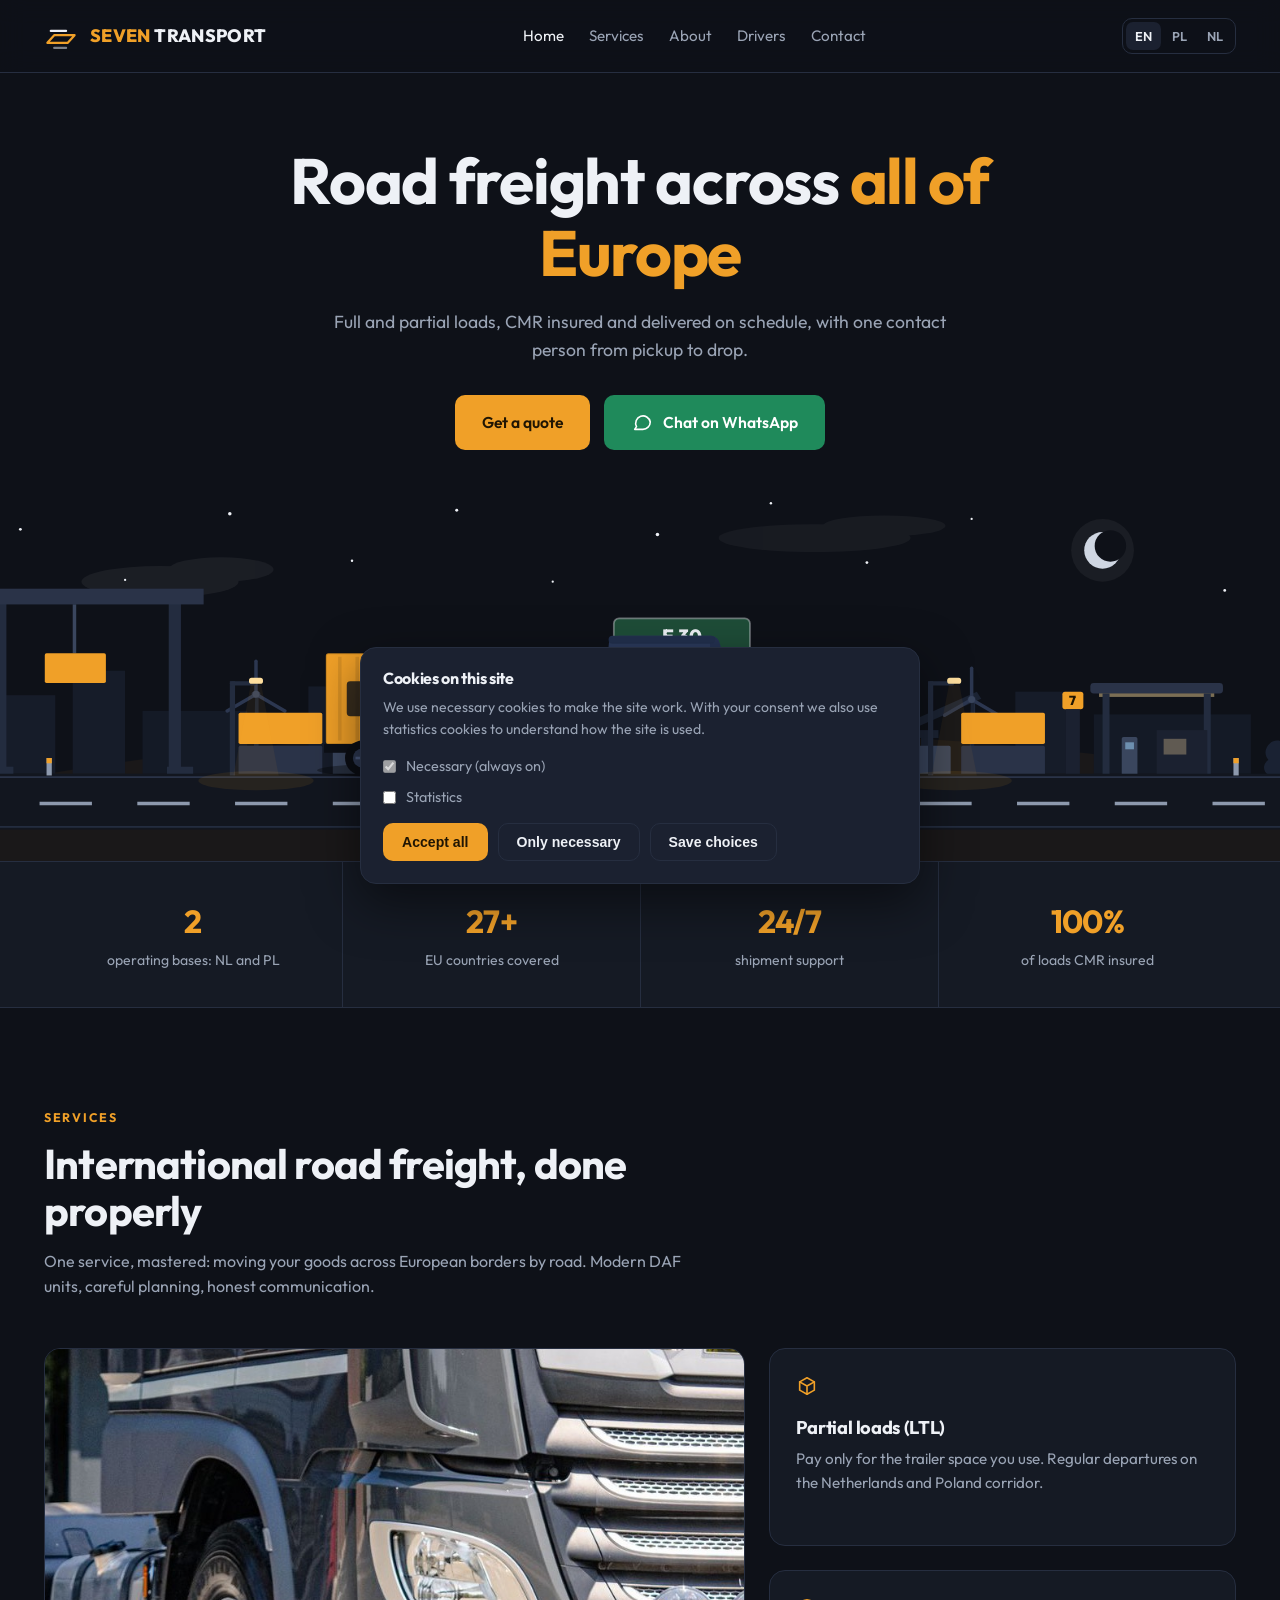
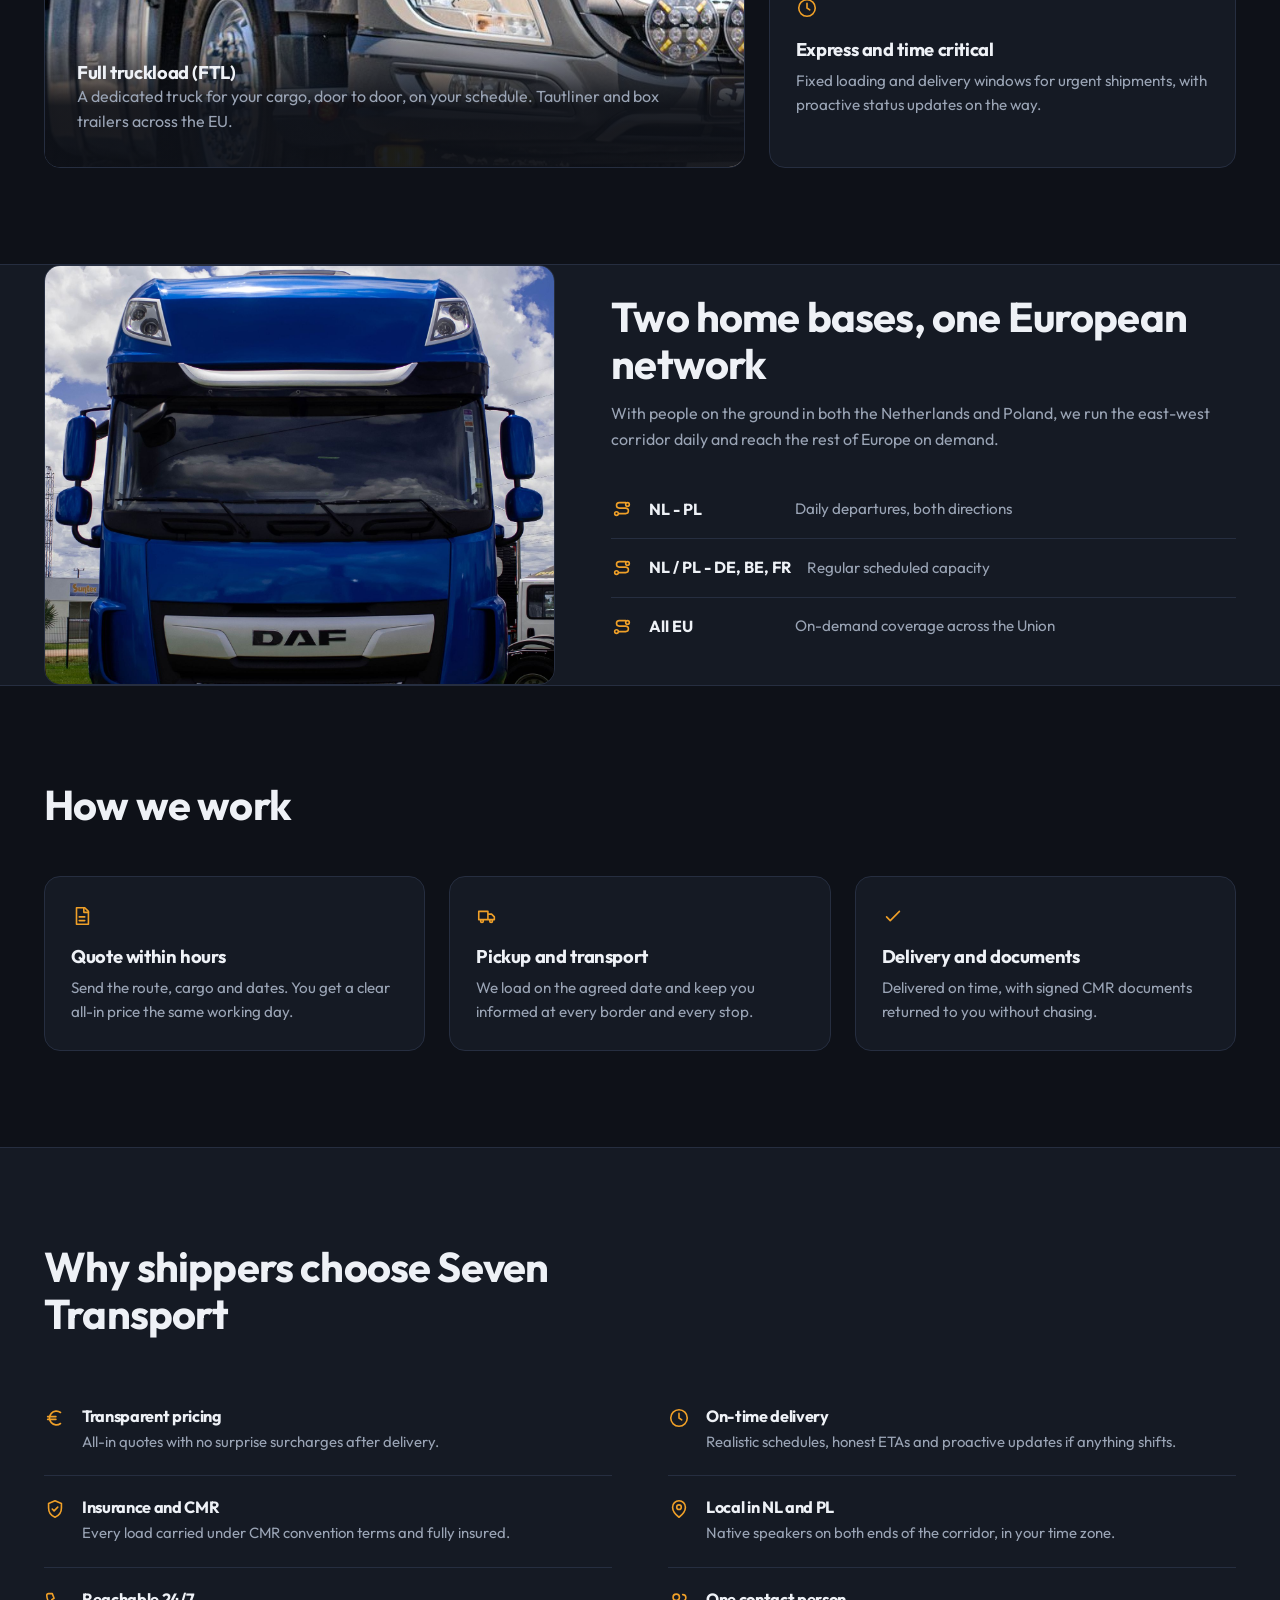
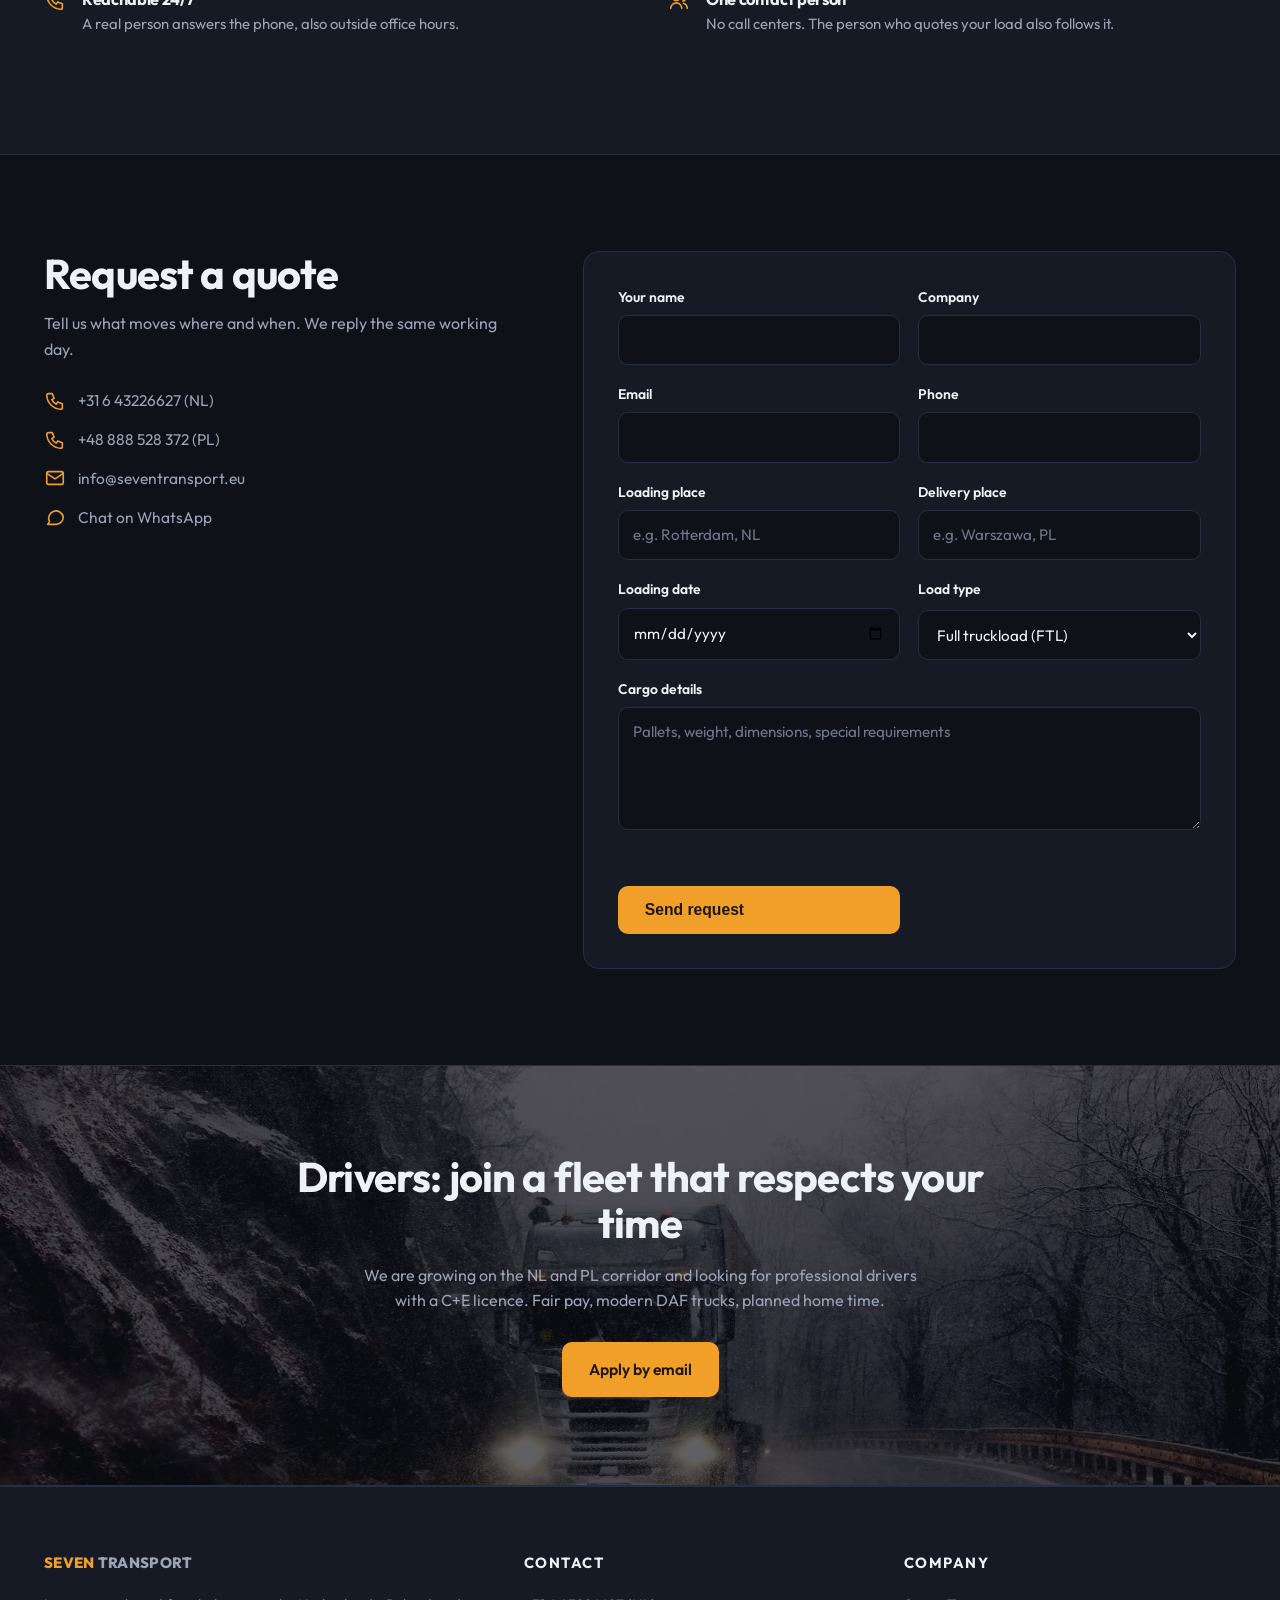
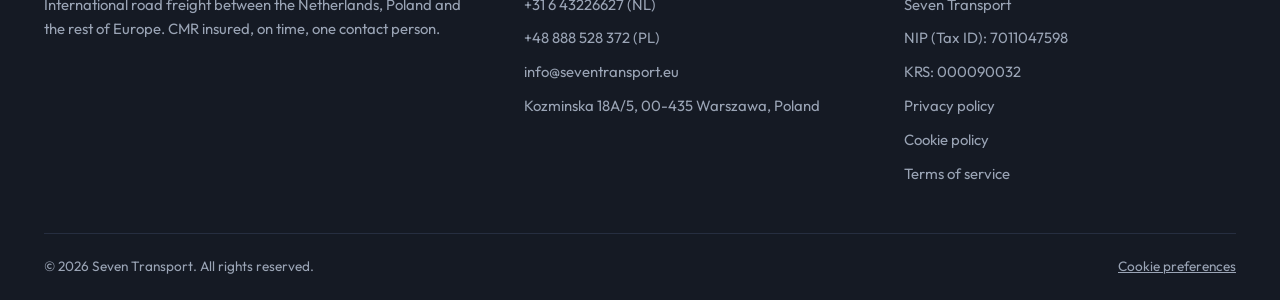
<file: index.html>
<!DOCTYPE html>
<html lang="en">
<head>
<meta charset="UTF-8">
<meta name="viewport" content="width=device-width, initial-scale=1.0">
<title>Seven Transport | International Road Freight NL, PL and EU</title>
<meta name="description" content="Seven Transport moves full and partial truckloads between the Netherlands, Poland and the rest of Europe. CMR insured, on time, one contact person. Get a quote today.">
<link rel="canonical" href="https://seventransport.eu/">
<meta property="og:title" content="Seven Transport | International Road Freight">
<meta property="og:description" content="Road freight between the Netherlands, Poland and the rest of Europe. CMR insured, on time, one contact person.">
<meta property="og:image" content="https://seventransport.eu/assets/img/hero.jpg">
<meta property="og:url" content="https://seventransport.eu/">
<meta property="og:type" content="website">
<link rel="preconnect" href="https://fonts.googleapis.com">
<link rel="preconnect" href="https://fonts.gstatic.com" crossorigin>
<link href="https://fonts.googleapis.com/css2?family=Outfit:wght@400;600;700;800&display=swap" rel="stylesheet">
<link rel="stylesheet" href="assets/css/style.css?v=3">
<script>
window.ST_CONFIG = {
  web3formsKey: "",            /* TODO: Web3Forms access key (Issue #1) */
  email: "info@seventransport.eu",
  whatsapp: "31643226627"
};
</script>
<script type="application/ld+json">
{
  "@context": "https://schema.org",
  "@type": "Organization",
  "name": "Seven Transport",
  "url": "https://seventransport.eu",
  "email": "info@seventransport.eu",
  "telephone": "+48888528372",
  "address": {
    "@type": "PostalAddress",
    "streetAddress": "Kozminska 18A/5",
    "postalCode": "00-435",
    "addressLocality": "Warszawa",
    "addressCountry": "PL"
  },
  "vatID": "PL7011047598",
  "areaServed": ["NL", "PL", "DE", "BE", "FR", "EU"]
}
</script>
</head>
<body>

<svg width="0" height="0" style="position:absolute" aria-hidden="true">
  <symbol id="i-truck" viewBox="0 0 24 24"><path d="M3 7h10v9H3zM13 10h4l3 3v3h-7zM6.5 19a1.5 1.5 0 1 0 0-3 1.5 1.5 0 0 0 0 3zM16.5 19a1.5 1.5 0 1 0 0-3 1.5 1.5 0 0 0 0 3z"/></symbol>
  <symbol id="i-route" viewBox="0 0 24 24"><path d="M6 19a2 2 0 1 0 0-4 2 2 0 0 0 0 4zM18 9a2 2 0 1 0 0-4 2 2 0 0 0 0 4zM8 17h8a3 3 0 0 0 0-6H9a3 3 0 0 1 0-6h7"/></symbol>
  <symbol id="i-clock" viewBox="0 0 24 24"><circle cx="12" cy="12" r="9"/><path d="M12 7v5l3 2"/></symbol>
  <symbol id="i-shield" viewBox="0 0 24 24"><path d="M12 3l7 3v5c0 4.5-3 8.5-7 10-4-1.5-7-5.5-7-10V6z"/><path d="M9 12l2 2 4-4"/></symbol>
  <symbol id="i-phone" viewBox="0 0 24 24"><path d="M5 4h4l2 5-2.5 1.5a11 11 0 0 0 5 5L15 13l5 2v4a2 2 0 0 1-2 2A16 16 0 0 1 3 6a2 2 0 0 1 2-2"/></symbol>
  <symbol id="i-mail" viewBox="0 0 24 24"><rect x="3" y="5" width="18" height="14" rx="2"/><path d="M3 7l9 6 9-6"/></symbol>
  <symbol id="i-pin" viewBox="0 0 24 24"><path d="M12 21s-7-5.5-7-11a7 7 0 0 1 14 0c0 5.5-7 11-7 11z"/><circle cx="12" cy="10" r="2.5"/></symbol>
  <symbol id="i-chat" viewBox="0 0 24 24"><path d="M21 12a8 8 0 0 1-8 8H4l2-3a8 8 0 1 1 15-5z"/></symbol>
  <symbol id="i-box" viewBox="0 0 24 24"><path d="M12 3l8 4.5v9L12 21l-8-4.5v-9z"/><path d="M12 12l8-4.5M12 12L4 7.5M12 12v9"/></symbol>
  <symbol id="i-doc" viewBox="0 0 24 24"><path d="M6 3h9l4 4v14H6z"/><path d="M14 3v5h5M9 13h6M9 17h6"/></symbol>
  <symbol id="i-users" viewBox="0 0 24 24"><circle cx="9" cy="8" r="3.5"/><path d="M3 20a6 6 0 0 1 12 0M16 5a3.5 3.5 0 0 1 0 7M21 20a6 6 0 0 0-4-5.5"/></symbol>
  <symbol id="i-menu" viewBox="0 0 24 24"><path d="M4 7h16M4 12h16M4 17h16"/></symbol>
  <symbol id="i-check" viewBox="0 0 24 24"><path d="M5 13l4 4L19 7"/></symbol>
  <symbol id="i-euro" viewBox="0 0 24 24"><path d="M18 6a7.5 7.5 0 1 0 0 12M4 10.5h9M4 13.5h9"/></symbol>
</svg>

<header class="site-head">
  <div class="wrap">
    <a class="logo" href="index.html" aria-label="Seven Transport">
      <svg class="mark" viewBox="0 0 40 40" aria-hidden="true"><path d="M4 28h24l8-9H12z" fill="none" stroke="#f0a028" stroke-width="2.6" stroke-linejoin="round"/><path d="M8 14h18" stroke="#eef1f6" stroke-width="2.6" stroke-linecap="round"/><path d="M12 34h14" stroke="#eef1f6" stroke-width="2.6" stroke-linecap="round" opacity=".5"/></svg>
      <span><span class="seven">SEVEN</span> TRANSPORT</span>
    </a>
    <nav class="nav" aria-label="Main">
      <a href="index.html" class="active" data-i18n="nav.home">Home</a>
      <a href="index.html#services" data-i18n="nav.services">Services</a>
      <a href="about.html" data-i18n="nav.about">About</a>
      <a href="index.html#drivers" data-i18n="nav.drivers">Drivers</a>
      <a href="contact.html" data-i18n="nav.contact">Contact</a>
    </nav>
    <div class="head-actions">
      <div class="lang" role="group" aria-label="Language">
        <button data-set-lang="en">EN</button><button data-set-lang="pl">PL</button><button data-set-lang="nl">NL</button>
      </div>
      <a class="btn btn-primary" href="index.html#quote" data-i18n="nav.quote">Get a quote</a>
      <button class="burger" aria-label="Menu" data-burger><svg class="icon"><use href="#i-menu"/></svg></button>
    </div>
  </div>
  <div class="mobile-menu" data-mobile-menu>
    <a href="index.html" data-i18n="nav.home">Home</a>
    <a href="index.html#services" data-i18n="nav.services">Services</a>
    <a href="about.html" data-i18n="nav.about">About</a>
    <a href="index.html#drivers" data-i18n="nav.drivers">Drivers</a>
    <a href="contact.html" data-i18n="nav.contact">Contact</a>
    <div class="m-lang"></div>
    <a class="btn btn-primary m-cta" href="index.html#quote" data-i18n="nav.quote">Get a quote</a>
  </div>
</header>

<main>

<section class="hero">
  <div class="wrap hero-top">
    <h1><span data-i18n="hero.t1">Road freight across</span> <span class="accent" data-i18n="hero.t2">all of Europe</span></h1>
    <p class="sub" data-i18n="hero.sub">Full and partial loads, CMR insured and delivered on schedule, with one contact person from pickup to drop.</p>
    <div class="hero-ctas">
      <a class="btn btn-primary" href="#quote" data-i18n="nav.quote">Get a quote</a>
      <a class="btn btn-whatsapp" href="https://wa.me/31643226627" target="_blank" rel="noopener">
        <svg class="icon"><use href="#i-chat"/></svg><span data-i18n="hero.wa">Chat on WhatsApp</span>
      </a>
    </div>
  </div>

  <!-- animated depot-to-highway scene; decorative, world loops while the truck holds the road -->
  <div class="hero-scene" aria-hidden="true">
    <svg viewBox="0 0 1600 440" preserveAspectRatio="xMidYMax slice">
      <defs>
        <linearGradient id="glassGrad" x1="0" y1="0" x2="0" y2="1">
          <stop offset="0" stop-color="#b8dcff" stop-opacity=".85"/>
          <stop offset="1" stop-color="#5f7ea6" stop-opacity=".9"/>
        </linearGradient>
        <linearGradient id="beamGrad" x1="0" y1="0" x2="1" y2="0">
          <stop offset="0" stop-color="#ffd98a" stop-opacity=".28"/>
          <stop offset="1" stop-color="#ffd98a" stop-opacity="0"/>
        </linearGradient>
        <g id="skyline1">
          <rect x="40" y="250" width="90" height="90" fill="#161c29"/>
          <rect x="150" y="222" width="60" height="118" fill="#161c29"/>
          <rect x="230" y="268" width="120" height="72" fill="#141a26"/>
          <rect x="420" y="240" width="70" height="100" fill="#161c29"/>
          <rect x="510" y="276" width="150" height="64" fill="#141a26"/>
          <path d="M700 340V254h10v-16h44v16h10v86z" fill="#161c29"/>
          <rect x="800" y="230" width="56" height="110" fill="#161c29"/>
          <!-- container ship at the quay -->
          <g>
            <path d="M884 340l10-22h122l10 22z" fill="#161c29"/>
            <g>
              <rect x="900" y="306" width="20" height="11" fill="#2a3348"/><rect x="922" y="306" width="20" height="11" fill="#f0a028" opacity=".45"/>
              <rect x="944" y="306" width="20" height="11" fill="#2a3348"/><rect x="966" y="306" width="20" height="11" fill="#2a3348"/>
              <rect x="910" y="294" width="20" height="11" fill="#f0a028" opacity=".35"/><rect x="932" y="294" width="20" height="11" fill="#2a3348"/>
              <rect x="954" y="294" width="20" height="11" fill="#2a3348"/>
            </g>
            <rect x="998" y="282" width="16" height="36" fill="#1c2434"/>
            <rect x="1000" y="286" width="12" height="4" fill="#39496e"/>
          </g>
          <!-- harbor crane -->
          <g fill="#1c2434">
            <rect x="1078" y="298" width="9" height="42"/>
            <rect x="1122" y="298" width="9" height="42"/>
            <rect x="1068" y="290" width="74" height="9"/>
            <path d="M1074 296 L1186 246 l5 8 L1082 302 z"/>
            <rect x="1180" y="254" width="4" height="26" fill="#232c3f"/>
            <rect x="1172" y="280" width="20" height="12" fill="#2a3348"/>
          </g>
          <rect x="1230" y="246" width="64" height="94" fill="#161c29"/>
          <rect x="1320" y="272" width="180" height="68" fill="#141a26"/>
        </g>
        <g id="mid1">
          <!-- gantry crane lifting a container -->
          <g>
            <rect x="60" y="120" width="14" height="200" fill="#232c3f"/>
            <rect x="260" y="120" width="14" height="200" fill="#232c3f"/>
            <rect x="40" y="104" width="260" height="18" fill="#2a3348"/>
            <rect x="150" y="122" width="4" height="56" fill="#3a465e"/>
            <rect x="118" y="178" width="70" height="34" rx="2" fill="#f0a028"/>
            <rect x="52" y="308" width="30" height="12" fill="#232c3f"/>
            <rect x="258" y="308" width="30" height="12" fill="#232c3f"/>
          </g>
          <!-- container stacks -->
          <g>
            <rect x="340" y="284" width="96" height="36" rx="2" fill="#2a3348"/>
            <rect x="340" y="246" width="96" height="36" rx="2" fill="#f0a028"/>
            <rect x="448" y="284" width="96" height="36" rx="2" fill="#3a465e"/>
          </g>
          <!-- warehouse -->
          <g>
            <path d="M640 320v-74l70-22 70 22v74z" fill="#1b2130"/>
            <rect x="664" y="284" width="34" height="36" fill="#121722"/>
            <rect x="712" y="284" width="34" height="36" fill="#121722"/>
            <rect x="640" y="240" width="140" height="8" fill="#232c3f"/>
          </g>
          <!-- motorway sign: the NL-PL corridor -->
          <g>
            <rect x="790" y="196" width="7" height="124" fill="#232c3f"/>
            <rect x="899" y="196" width="7" height="124" fill="#232c3f"/>
            <rect x="770" y="138" width="156" height="64" rx="6" fill="#1e4d38"/>
            <rect x="770" y="138" width="156" height="64" rx="6" fill="none" stroke="#eef1f6" stroke-opacity=".4" stroke-width="2"/>
            <text x="848" y="166" text-anchor="middle" font-family="Outfit, sans-serif" font-weight="800" font-size="22" fill="#eef1f6">E 30</text>
            <text x="848" y="188" text-anchor="middle" font-family="Outfit, sans-serif" font-weight="600" font-size="12" fill="#eef1f6" opacity=".85">Amsterdam - Warszawa</text>
          </g>
          <!-- trees -->
          <g fill="#1a2233">
            <path d="M940 320c-18 0-24-14-12-24-10-10 0-26 12-26s22 16 12 26c12 10 6 24-12 24z"/>
            <path d="M1000 320c-14 0-20-12-10-20-8-9 0-22 10-22s18 13 10 22c10 8 4 20-10 20z"/>
          </g>
          <!-- second stack group -->
          <g>
            <rect x="1060" y="284" width="96" height="36" rx="2" fill="#3a465e"/>
            <rect x="1168" y="284" width="96" height="36" rx="2" fill="#2a3348"/>
            <rect x="1168" y="246" width="96" height="36" rx="2" fill="#f0a028"/>
          </g>
          <!-- petrol station -->
          <g>
            <rect x="1284" y="222" width="24" height="20" rx="3" fill="#f0a028"/>
            <text x="1296" y="237" text-anchor="middle" font-family="Outfit, sans-serif" font-weight="800" font-size="15" fill="#201503">7</text>
            <rect x="1288" y="242" width="16" height="78" fill="#1b2130"/>
            <rect x="1316" y="212" width="152" height="12" rx="4" fill="#2a3348"/>
            <rect x="1326" y="224" width="132" height="4" fill="#ffdf9e" opacity=".45"/>
            <rect x="1330" y="224" width="8" height="96" fill="#232c3f"/>
            <rect x="1446" y="224" width="8" height="96" fill="#232c3f"/>
            <rect x="1352" y="274" width="18" height="46" rx="2" fill="#3a465e"/>
            <rect x="1356" y="280" width="10" height="8" fill="#9fd7ff" opacity=".5"/>
            <rect x="1392" y="266" width="58" height="54" fill="#1b2130"/>
            <rect x="1400" y="276" width="26" height="18" fill="#ffdf9e" opacity=".3"/>
          </g>
          <g fill="#1a2233">
            <path d="M1530 320c-14 0-20-12-10-20-8-9 0-22 10-22s18 13 10 22c10 8 4 20-10 20z"/>
          </g>
        </g>
        <g id="posts1">
          <g fill="#8d99ad">
            <rect x="120" y="322" width="6" height="20"/><rect x="120" y="322" width="6" height="6" fill="#f0a028"/>
          </g>
          <!-- streetlight with a warm pool on the tarmac -->
          <g>
            <rect x="330" y="234" width="6" height="108" fill="#232c3f"/>
            <rect x="330" y="234" width="30" height="5" rx="2.5" fill="#232c3f"/>
            <rect x="352" y="230" width="16" height="7" rx="3" fill="#ffdf9e"/>
            <polygon points="354,238 366,238 386,342 334,342" fill="#f0a028" opacity=".06"/>
            <ellipse cx="360" cy="348" rx="66" ry="11" fill="#f0a028" opacity=".09"/>
          </g>
          <g fill="#8d99ad">
            <rect x="720" y="322" width="6" height="20"/><rect x="720" y="322" width="6" height="6" fill="#f0a028"/>
          </g>
          <g>
            <rect x="1130" y="234" width="6" height="108" fill="#232c3f"/>
            <rect x="1130" y="234" width="30" height="5" rx="2.5" fill="#232c3f"/>
            <rect x="1152" y="230" width="16" height="7" rx="3" fill="#ffdf9e"/>
            <polygon points="1154,238 1166,238 1186,342 1134,342" fill="#f0a028" opacity=".06"/>
            <ellipse cx="1160" cy="348" rx="66" ry="11" fill="#f0a028" opacity=".09"/>
          </g>
          <g fill="#8d99ad">
            <rect x="1480" y="322" width="6" height="20"/><rect x="1480" y="322" width="6" height="6" fill="#f0a028"/>
          </g>
        </g>
      </defs>

      <!-- warm ground glow -->
      <ellipse cx="800" cy="470" rx="980" ry="180" fill="#f0a028" opacity=".05"/>

      <!-- night sky -->
      <g class="sky">
        <g fill="#eef1f6">
          <circle class="tw1" cx="90" cy="60" r="1.6"/><circle class="tw2" cx="210" cy="118" r="1.3"/>
          <circle class="tw3" cx="330" cy="42" r="2"/><circle class="tw1" cx="470" cy="96" r="1.4"/>
          <circle class="tw2" cx="590" cy="38" r="1.7"/><circle class="tw3" cx="700" cy="120" r="1.3"/>
          <circle class="tw1" cx="820" cy="66" r="2"/><circle class="tw2" cx="950" cy="30" r="1.4"/>
          <circle class="tw3" cx="1060" cy="98" r="1.6"/><circle class="tw1" cx="1180" cy="48" r="1.3"/>
          <circle class="tw2" cx="1470" cy="130" r="1.6"/><circle class="tw3" cx="1540" cy="52" r="1.4"/>
        </g>
        <circle cx="1330" cy="84" r="36" fill="#eef1f6" opacity=".05"/>
        <circle cx="1330" cy="84" r="21" fill="#dfe6f2" opacity=".92"/>
        <circle cx="1339" cy="79" r="18" fill="#0e1118"/>
        <g class="cloud" fill="#ffffff" opacity=".05">
          <ellipse cx="250" cy="120" rx="90" ry="18"/><ellipse cx="320" cy="106" rx="60" ry="14"/>
        </g>
        <g class="cloud c2" fill="#ffffff" opacity=".04">
          <ellipse cx="1000" cy="70" rx="110" ry="16"/><ellipse cx="1080" cy="56" rx="70" ry="12"/>
        </g>
      </g>

      <!-- parallax world -->
      <g class="l-far">
        <use href="#skyline1"/><use href="#skyline1" x="1600"/>
        <!-- wind turbines (explicit so the rotor animation reaches them) -->
        <g>
          <path d="M357 340 L359 252 h4 L363 340 z" fill="#1c2434"/>
          <rect x="355" y="246" width="10" height="7" rx="2" fill="#232c3f"/>
          <g class="rotor" style="transform-origin:360px 249px">
            <g stroke="#2c3750" stroke-width="4" stroke-linecap="round">
              <line x1="360" y1="249" x2="360" y2="211"/>
              <line x1="360" y1="249" x2="393" y2="268"/>
              <line x1="360" y1="249" x2="327" y2="268"/>
            </g>
            <circle cx="360" cy="249" r="4" fill="#3a465e"/>
          </g>
        </g>
        <g>
          <path d="M1177 340 L1179 258 h4 L1183 340 z" fill="#1c2434"/>
          <rect x="1175" y="252" width="10" height="7" rx="2" fill="#232c3f"/>
          <g class="rotor" style="transform-origin:1180px 255px">
            <g stroke="#2c3750" stroke-width="4" stroke-linecap="round">
              <line x1="1180" y1="255" x2="1180" y2="219"/>
              <line x1="1180" y1="255" x2="1211" y2="273"/>
              <line x1="1180" y1="255" x2="1149" y2="273"/>
            </g>
            <circle cx="1180" cy="255" r="4" fill="#3a465e"/>
          </g>
        </g>
        <g>
          <path d="M1957 340 L1959 252 h4 L1963 340 z" fill="#1c2434"/>
          <rect x="1955" y="246" width="10" height="7" rx="2" fill="#232c3f"/>
          <g class="rotor" style="transform-origin:1960px 249px">
            <g stroke="#2c3750" stroke-width="4" stroke-linecap="round">
              <line x1="1960" y1="249" x2="1960" y2="211"/>
              <line x1="1960" y1="249" x2="1993" y2="268"/>
              <line x1="1960" y1="249" x2="1927" y2="268"/>
            </g>
            <circle cx="1960" cy="249" r="4" fill="#3a465e"/>
          </g>
        </g>
        <!-- radio masts with warning lights -->
        <g>
          <path d="M1542 340 L1546 236 h3 L1553 340 z" fill="#1c2434"/>
          <line x1="1540" y1="300" x2="1555" y2="300" stroke="#1c2434" stroke-width="3"/>
          <line x1="1542" y1="272" x2="1553" y2="272" stroke="#1c2434" stroke-width="3"/>
          <circle class="tw2" cx="1547.5" cy="232" r="3.2" fill="#e2685f"/>
        </g>
        <g>
          <path d="M3142 340 L3146 236 h3 L3153 340 z" fill="#1c2434"/>
          <line x1="3140" y1="300" x2="3155" y2="300" stroke="#1c2434" stroke-width="3"/>
          <line x1="3142" y1="272" x2="3153" y2="272" stroke="#1c2434" stroke-width="3"/>
          <circle class="tw1" cx="3147.5" cy="232" r="3.2" fill="#e2685f"/>
        </g>
        <g>
          <path d="M2777 340 L2779 258 h4 L2783 340 z" fill="#1c2434"/>
          <rect x="2775" y="252" width="10" height="7" rx="2" fill="#232c3f"/>
          <g class="rotor" style="transform-origin:2780px 255px">
            <g stroke="#2c3750" stroke-width="4" stroke-linecap="round">
              <line x1="2780" y1="255" x2="2780" y2="219"/>
              <line x1="2780" y1="255" x2="2811" y2="273"/>
              <line x1="2780" y1="255" x2="2749" y2="273"/>
            </g>
            <circle cx="2780" cy="255" r="4" fill="#3a465e"/>
          </g>
        </g>
      </g>
      <g transform="translate(0 24)"><g class="l-mid"><use href="#mid1"/><use href="#mid1" x="1600"/></g></g>

      <!-- road -->
      <rect x="0" y="340" width="1600" height="64" fill="#12161f"/>
      <line x1="0" y1="344" x2="1600" y2="344" stroke="#2a3348" stroke-width="2"/>
      <line class="lane" x1="0" y1="374" x2="1600" y2="374" stroke="#8d99ad" stroke-width="4" stroke-dasharray="60 52"/>
      <line x1="0" y1="401" x2="1600" y2="401" stroke="#232c3f" stroke-width="2"/>
      <g class="l-near"><use href="#posts1"/><use href="#posts1" x="1600"/></g>

      <!-- truck -->
      <g class="truck-mover">
        <g class="truck" transform="translate(430 6)">
          <ellipse cx="240" cy="330" rx="240" ry="12" fill="#000" opacity=".35"/>
          <!-- speed streaks -->
          <g stroke-linecap="round" stroke-width="5">
            <line class="streak s1" x1="-30" y1="224" x2="-86" y2="224" stroke="#f0a028"/>
            <line class="streak s2" x1="-16" y1="262" x2="-64" y2="262" stroke="#9aa4b5"/>
            <line class="streak s3" x1="-34" y1="298" x2="-92" y2="298" stroke="#9aa4b5"/>
          </g>
          <!-- road dust behind the rear axles -->
          <g fill="#9aa4b5">
            <circle class="puff p1" cx="36" cy="318" r="5"/>
            <circle class="puff p2" cx="30" cy="322" r="4"/>
            <circle class="puff p3" cx="40" cy="324" r="3.5"/>
          </g>
          <g class="truck-body">
            <!-- container trailer -->
            <rect x="10" y="196" width="304" height="104" rx="3" fill="#f0a028"/>
            <g stroke="#000" stroke-opacity=".10" stroke-width="4">
              <line x1="26" y1="200" x2="26" y2="296"/><line x1="46" y1="200" x2="46" y2="296"/>
              <line x1="66" y1="200" x2="66" y2="296"/><line x1="86" y1="200" x2="86" y2="296"/>
              <line x1="106" y1="200" x2="106" y2="296"/><line x1="126" y1="200" x2="126" y2="296"/>
              <line x1="146" y1="200" x2="146" y2="296"/><line x1="166" y1="200" x2="166" y2="296"/>
              <line x1="186" y1="200" x2="186" y2="296"/><line x1="206" y1="200" x2="206" y2="296"/>
              <line x1="226" y1="200" x2="226" y2="296"/><line x1="246" y1="200" x2="246" y2="296"/>
              <line x1="266" y1="200" x2="266" y2="296"/><line x1="286" y1="200" x2="286" y2="296"/>
            </g>
            <rect x="10" y="196" width="304" height="104" rx="3" fill="none" stroke="#000" stroke-opacity=".18" stroke-width="2"/>
            <rect x="34" y="228" width="256" height="40" rx="4" fill="#10141d" opacity=".82"/>
            <text x="162" y="250" text-anchor="middle" font-family="Outfit, sans-serif" font-weight="800" font-size="21" letter-spacing="2.5" fill="#eef1f6">SEVEN</text>
            <text x="162" y="263" text-anchor="middle" font-family="Outfit, sans-serif" font-weight="600" font-size="10" letter-spacing="4.2" fill="#f0a028">TRANSPORT</text>
            <!-- chassis -->
            <rect x="8" y="300" width="320" height="10" fill="#0d1017"/>
            <rect x="150" y="310" width="24" height="8" fill="#151a24"/>
            <!-- cab: DAF XF style euro cabover, near-vertical front -->
            <path d="M334 310V188q0-12 12-12h104q10 0 12 11l8 40q2 9 2 18v65z" fill="#2b3a5c"/>
            <path d="M450 176q10 0 12 11l8 40q2 9 2 18v65h-18z" fill="#243252"/>
            <rect x="334" y="176" width="122" height="9" rx="4.5" fill="#22304e"/>
            <path d="M412 192h36q7 0 8 7l7 32q1 6-5 6h-40q-6 0-6-6v-33q0-6 6-6z" fill="url(#glassGrad)"/>
            <rect x="342" y="192" width="56" height="34" rx="5" fill="url(#glassGrad)" opacity=".65"/>
            <rect x="334" y="240" width="138" height="9" fill="#f0a028"/>
            <rect x="402" y="249" width="3" height="58" fill="#1d2740"/>
            <rect x="410" y="258" width="13" height="4" rx="2" fill="#9aa4b5" opacity=".7"/>
            <text x="367" y="290" text-anchor="middle" font-family="Outfit, sans-serif" font-weight="800" font-size="26" fill="#f0a028" opacity=".95">7</text>
            <g fill="#39496e">
              <rect x="428" y="256" width="42" height="5" rx="2.5"/>
              <rect x="428" y="266" width="42" height="5" rx="2.5"/>
              <rect x="428" y="276" width="42" height="5" rx="2.5"/>
            </g>
            <rect x="334" y="288" width="140" height="22" fill="#1a2438"/>
            <rect x="459" y="291" width="13" height="10" rx="2" fill="#ffe9c0"/>
            <rect x="452" y="305" width="22" height="5" rx="2.5" fill="#0d1017"/>
            <rect x="470" y="212" width="7" height="17" rx="2" fill="#22304e"/>
            <polygon points="474,290 610,282 610,308 474,306" fill="url(#beamGrad)"/>
          </g>
          <!-- wheels -->
          <g class="wheel"><circle cx="52" cy="316" r="20" fill="#0b0e14"/><circle cx="52" cy="316" r="11" fill="#2c3750"/><g stroke="#4a5a7f" stroke-width="3"><line x1="52" y1="308" x2="52" y2="324"/><line x1="44" y1="316" x2="60" y2="316"/></g></g>
          <g class="wheel"><circle cx="96" cy="316" r="20" fill="#0b0e14"/><circle cx="96" cy="316" r="11" fill="#2c3750"/><g stroke="#4a5a7f" stroke-width="3"><line x1="96" y1="308" x2="96" y2="324"/><line x1="88" y1="316" x2="104" y2="316"/></g></g>
          <g class="wheel"><circle cx="140" cy="316" r="20" fill="#0b0e14"/><circle cx="140" cy="316" r="11" fill="#2c3750"/><g stroke="#4a5a7f" stroke-width="3"><line x1="140" y1="308" x2="140" y2="324"/><line x1="132" y1="316" x2="148" y2="316"/></g></g>
          <g class="wheel"><circle cx="368" cy="314" r="24" fill="#0b0e14"/><circle cx="368" cy="314" r="13" fill="#2c3750"/><g stroke="#4a5a7f" stroke-width="3"><line x1="368" y1="304" x2="368" y2="324"/><line x1="358" y1="314" x2="378" y2="314"/></g></g>
          <g class="wheel"><circle cx="438" cy="314" r="24" fill="#0b0e14"/><circle cx="438" cy="314" r="13" fill="#2c3750"/><g stroke="#4a5a7f" stroke-width="3"><line x1="438" y1="304" x2="438" y2="324"/><line x1="428" y1="314" x2="448" y2="314"/></g></g>
        </g>
      </g>
    </svg>
  </div>
</section>

<section class="stats">
  <div class="wrap">
    <div class="stat"><b>2</b><span data-i18n="stats.bases">operating bases: NL and PL</span></div>
    <div class="stat"><b>27+</b><span data-i18n="stats.countries">EU countries covered</span></div>
    <div class="stat"><b>24/7</b><span data-i18n="stats.support">shipment support</span></div>
    <div class="stat"><b>100%</b><span data-i18n="stats.insured">of loads CMR insured</span></div>
  </div>
</section>

<section class="block" id="services">
  <div class="wrap">
    <div class="block-head reveal">
      <span class="eyebrow" data-i18n="svc.eyebrow">Services</span>
      <h2 data-i18n="svc.h">International road freight, done properly</h2>
      <p data-i18n="svc.p">One service, mastered: moving your goods across European borders by road. Modern DAF units, careful planning, honest communication.</p>
    </div>
    <div class="svc-grid">
      <article class="svc-main reveal">
        <img src="assets/img/fleet-side.jpg?v=1" alt="Seven Transport DAF tractor unit" loading="lazy">
        <div class="svc-body">
          <h3 data-i18n="svc.ftl.h">Full truckload (FTL)</h3>
          <p data-i18n="svc.ftl.p">A dedicated truck for your cargo, door to door, on your schedule. Tautliner and box trailers across the EU.</p>
        </div>
      </article>
      <div class="svc-side">
        <article class="svc-card reveal">
          <svg class="icon"><use href="#i-box"/></svg>
          <h3 data-i18n="svc.ltl.h">Partial loads (LTL)</h3>
          <p data-i18n="svc.ltl.p">Pay only for the trailer space you use. Regular departures on the Netherlands and Poland corridor.</p>
        </article>
        <article class="svc-card reveal">
          <svg class="icon"><use href="#i-clock"/></svg>
          <h3 data-i18n="svc.exp.h">Express and time critical</h3>
          <p data-i18n="svc.exp.p">Fixed loading and delivery windows for urgent shipments, with proactive status updates on the way.</p>
        </article>
      </div>
    </div>
  </div>
</section>

<section class="routes">
  <div class="wrap">
    <img class="reveal" src="assets/img/hero.jpg?v=2" alt="Blue DAF XF tractor unit" loading="lazy">
    <div class="reveal">
      <h2 data-i18n="routes.h">Two home bases, one European network</h2>
      <p style="margin-top:14px" data-i18n="routes.p">With people on the ground in both the Netherlands and Poland, we run the east-west corridor daily and reach the rest of Europe on demand.</p>
      <div class="route-list">
        <div class="route"><svg class="icon"><use href="#i-route"/></svg><b>NL - PL</b><span data-i18n="routes.r1">Daily departures, both directions</span></div>
        <div class="route"><svg class="icon"><use href="#i-route"/></svg><b>NL / PL - DE, BE, FR</b><span data-i18n="routes.r2">Regular scheduled capacity</span></div>
        <div class="route"><svg class="icon"><use href="#i-route"/></svg><b data-i18n="routes.r3b">All EU</b><span data-i18n="routes.r3">On-demand coverage across the Union</span></div>
      </div>
    </div>
  </div>
</section>

<section class="block">
  <div class="wrap">
    <div class="block-head reveal">
      <h2 data-i18n="how.h">How we work</h2>
    </div>
    <div class="steps">
      <div class="step reveal">
        <svg class="icon"><use href="#i-doc"/></svg>
        <h3 data-i18n="how.s1.h">Quote within hours</h3>
        <p data-i18n="how.s1.p">Send the route, cargo and dates. You get a clear all-in price the same working day.</p>
      </div>
      <div class="step reveal">
        <svg class="icon"><use href="#i-truck"/></svg>
        <h3 data-i18n="how.s2.h">Pickup and transport</h3>
        <p data-i18n="how.s2.p">We load on the agreed date and keep you informed at every border and every stop.</p>
      </div>
      <div class="step reveal">
        <svg class="icon"><use href="#i-check"/></svg>
        <h3 data-i18n="how.s3.h">Delivery and documents</h3>
        <p data-i18n="how.s3.p">Delivered on time, with signed CMR documents returned to you without chasing.</p>
      </div>
    </div>
  </div>
</section>

<section class="why">
  <div class="wrap" style="padding-top:96px;padding-bottom:96px">
    <div class="block-head reveal">
      <h2 data-i18n="why.h">Why shippers choose Seven Transport</h2>
    </div>
    <div class="why-grid">
      <div class="why-item reveal"><svg class="icon"><use href="#i-euro"/></svg><div><h3 data-i18n="why.i1.h">Transparent pricing</h3><p data-i18n="why.i1.p">All-in quotes with no surprise surcharges after delivery.</p></div></div>
      <div class="why-item reveal"><svg class="icon"><use href="#i-clock"/></svg><div><h3 data-i18n="why.i2.h">On-time delivery</h3><p data-i18n="why.i2.p">Realistic schedules, honest ETAs and proactive updates if anything shifts.</p></div></div>
      <div class="why-item reveal"><svg class="icon"><use href="#i-shield"/></svg><div><h3 data-i18n="why.i3.h">Insurance and CMR</h3><p data-i18n="why.i3.p">Every load carried under CMR convention terms and fully insured.</p></div></div>
      <div class="why-item reveal"><svg class="icon"><use href="#i-pin"/></svg><div><h3 data-i18n="why.i4.h">Local in NL and PL</h3><p data-i18n="why.i4.p">Native speakers on both ends of the corridor, in your time zone.</p></div></div>
      <div class="why-item reveal"><svg class="icon"><use href="#i-phone"/></svg><div><h3 data-i18n="why.i5.h">Reachable 24/7</h3><p data-i18n="why.i5.p">A real person answers the phone, also outside office hours.</p></div></div>
      <div class="why-item reveal"><svg class="icon"><use href="#i-users"/></svg><div><h3 data-i18n="why.i6.h">One contact person</h3><p data-i18n="why.i6.p">No call centers. The person who quotes your load also follows it.</p></div></div>
    </div>
  </div>
</section>

<section class="block quote-sec" id="quote">
  <div class="wrap">
    <div class="quote-info reveal">
      <h2 data-i18n="quote.h">Request a quote</h2>
      <p style="margin-top:14px" data-i18n="quote.p">Tell us what moves where and when. We reply the same working day.</p>
      <div class="contact-lines">
        <div class="contact-line"><svg class="icon"><use href="#i-phone"/></svg><a href="tel:+31643226627">+31 6 43226627 (NL)</a></div>
        <div class="contact-line"><svg class="icon"><use href="#i-phone"/></svg><a href="tel:+48888528372">+48 888 528 372 (PL)</a></div>
        <div class="contact-line"><svg class="icon"><use href="#i-mail"/></svg><a href="mailto:info@seventransport.eu">info@seventransport.eu</a></div>
        <div class="contact-line"><svg class="icon"><use href="#i-chat"/></svg><a href="https://wa.me/31643226627" target="_blank" rel="noopener" data-i18n="hero.wa">Chat on WhatsApp</a></div>
      </div>
    </div>
    <form class="quote" data-quote-form novalidate>
      <input type="checkbox" name="botcheck" class="hp" tabindex="-1" autocomplete="off">
      <div class="field">
        <label for="q-name" data-i18n="quote.name">Your name</label>
        <input id="q-name" name="name" required autocomplete="name">
      </div>
      <div class="field">
        <label for="q-company" data-i18n="quote.company">Company</label>
        <input id="q-company" name="company" autocomplete="organization">
      </div>
      <div class="field">
        <label for="q-email" data-i18n="quote.email">Email</label>
        <input id="q-email" name="email" type="email" required autocomplete="email">
      </div>
      <div class="field">
        <label for="q-phone" data-i18n="quote.phone">Phone</label>
        <input id="q-phone" name="phone" type="tel" autocomplete="tel">
      </div>
      <div class="field">
        <label for="q-from" data-i18n="quote.from">Loading place</label>
        <input id="q-from" name="loading_place" required data-i18n-attr="placeholder:quote.fromPh" placeholder="e.g. Rotterdam, NL">
      </div>
      <div class="field">
        <label for="q-to" data-i18n="quote.to">Delivery place</label>
        <input id="q-to" name="delivery_place" required data-i18n-attr="placeholder:quote.toPh" placeholder="e.g. Warszawa, PL">
      </div>
      <div class="field">
        <label for="q-date" data-i18n="quote.date">Loading date</label>
        <input id="q-date" name="loading_date" type="date">
      </div>
      <div class="field">
        <label for="q-type" data-i18n="quote.type">Load type</label>
        <select id="q-type" name="load_type">
          <option value="FTL" data-i18n="quote.typeFtl">Full truckload (FTL)</option>
          <option value="LTL" data-i18n="quote.typeLtl">Partial load (LTL)</option>
          <option value="Express" data-i18n="quote.typeExp">Express</option>
        </select>
      </div>
      <div class="field full">
        <label for="q-cargo" data-i18n="quote.cargo">Cargo details</label>
        <textarea id="q-cargo" name="cargo" rows="4" data-i18n-attr="placeholder:quote.cargoPh" placeholder="Pallets, weight, dimensions, special requirements"></textarea>
      </div>
      <div class="form-status" data-form-status aria-live="polite"></div>
      <button class="btn btn-primary" type="submit" data-i18n="quote.send">Send request</button>
    </form>
  </div>
</section>

<section class="drivers" id="drivers">
  <img class="bg" src="assets/img/cta.jpg?v=2" alt="" loading="lazy" aria-hidden="true">
  <div class="wrap">
    <h2 data-i18n="drv.h">Drivers: join a fleet that respects your time</h2>
    <p data-i18n="drv.p">We are growing on the NL and PL corridor and looking for professional drivers with a C+E licence. Fair pay, modern DAF trucks, planned home time.</p>
    <a class="btn btn-primary" href="mailto:info@seventransport.eu?subject=Driver%20application" data-i18n="drv.cta">Apply by email</a>
  </div>
</section>

</main>

<footer class="site-foot">
  <div class="wrap">
    <div class="cols">
      <div>
        <a class="logo" href="index.html" style="margin-bottom:18px"><span><span class="seven">SEVEN</span> TRANSPORT</span></a>
        <p data-i18n="foot.about">International road freight between the Netherlands, Poland and the rest of Europe. CMR insured, on time, one contact person.</p>
      </div>
      <div>
        <h4 data-i18n="foot.contact">Contact</h4>
        <div class="foot-list">
          <a href="tel:+31643226627">+31 6 43226627 (NL)</a>
          <a href="tel:+48888528372">+48 888 528 372 (PL)</a>
          <a href="mailto:info@seventransport.eu">info@seventransport.eu</a>
          <p>Kozminska 18A/5, 00-435 Warszawa, Poland</p>
        </div>
      </div>
      <div>
        <h4 data-i18n="foot.company">Company</h4>
        <div class="foot-list">
          <p>Seven Transport</p>
          <p>NIP (Tax ID): 7011047598</p>
          <p>KRS: 000090032</p>
          <a href="privacy.html" data-i18n="foot.privacy">Privacy policy</a>
          <a href="cookies.html" data-i18n="foot.cookies">Cookie policy</a>
          <a href="terms.html" data-i18n="foot.terms">Terms of service</a>
        </div>
      </div>
    </div>
    <div class="foot-legal">
      <span>&copy; <span data-year>2026</span> Seven Transport. <span data-i18n="foot.rights">All rights reserved.</span></span>
      <button type="button" data-cookie-open style="background:none;border:0;color:inherit;font:inherit;cursor:pointer;text-decoration:underline" data-i18n="foot.cookiePrefs">Cookie preferences</button>
    </div>
  </div>
</footer>

<div class="cookiebar" data-cookiebar role="dialog" aria-label="Cookie consent">
  <h3 data-i18n="ck.h">Cookies on this site</h3>
  <p data-i18n="ck.p">We use necessary cookies to make the site work. With your consent we also use statistics cookies to understand how the site is used.</p>
  <div class="cookie-opts">
    <label><input type="checkbox" checked disabled> <span data-i18n="ck.nec">Necessary (always on)</span></label>
    <label><input type="checkbox" data-ck-stats> <span data-i18n="ck.stats">Statistics</span></label>
  </div>
  <div class="cookie-btns">
    <button class="btn btn-primary" data-ck-accept data-i18n="ck.acceptAll">Accept all</button>
    <button class="btn btn-ghost" data-ck-reject data-i18n="ck.rejectAll">Only necessary</button>
    <button class="btn btn-ghost" data-ck-save data-i18n="ck.save">Save choices</button>
  </div>
</div>

<script src="assets/js/i18n.js?v=2"></script>
<script src="assets/js/app.js?v=1"></script>
</body>
</html>
</file>
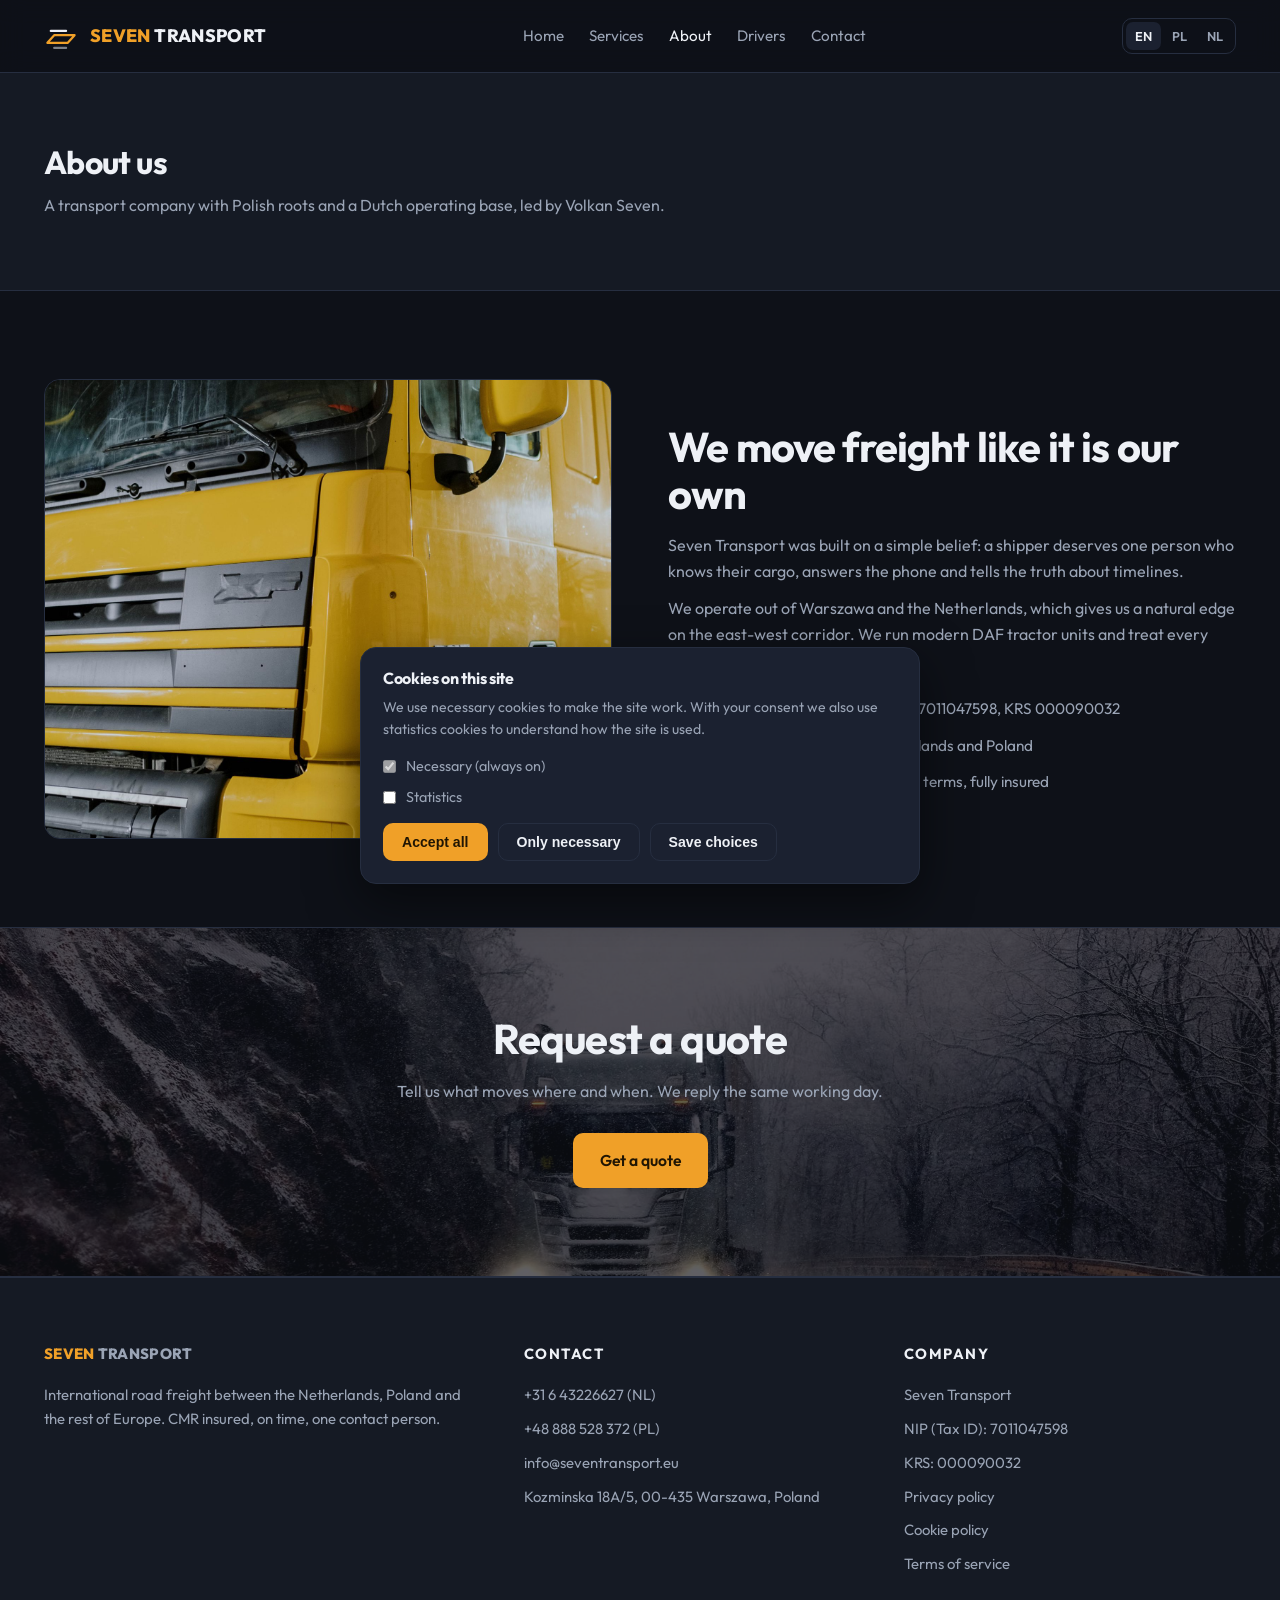
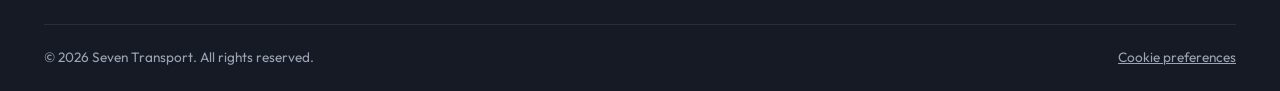
<file: about.html>
<!DOCTYPE html>
<html lang="en">
<head>
<meta charset="UTF-8">
<meta name="viewport" content="width=device-width, initial-scale=1.0">
<title>About Seven Transport | Road Freight NL and PL</title>
<meta name="description" content="Seven Transport is a Polish-registered road carrier with operations in the Netherlands and Poland, led by Volkan Seven. CMR insured European road freight.">
<link rel="canonical" href="https://seventransport.eu/about.html">
<meta property="og:title" content="About Seven Transport">
<meta property="og:description" content="Polish-registered road carrier with operations in the Netherlands and Poland.">
<meta property="og:image" content="https://seventransport.eu/assets/img/about.jpg">
<link rel="preconnect" href="https://fonts.googleapis.com">
<link rel="preconnect" href="https://fonts.gstatic.com" crossorigin>
<link href="https://fonts.googleapis.com/css2?family=Outfit:wght@400;600;700;800&display=swap" rel="stylesheet">
<link rel="stylesheet" href="assets/css/style.css?v=3">
<script>
window.ST_CONFIG = { web3formsKey: "", email: "info@seventransport.eu", whatsapp: "31643226627" };
</script>
</head>
<body>

<svg width="0" height="0" style="position:absolute" aria-hidden="true">
  <symbol id="i-chat" viewBox="0 0 24 24"><path d="M21 12a8 8 0 0 1-8 8H4l2-3a8 8 0 1 1 15-5z"/></symbol>
  <symbol id="i-check" viewBox="0 0 24 24"><path d="M5 13l4 4L19 7"/></symbol>
  <symbol id="i-menu" viewBox="0 0 24 24"><path d="M4 7h16M4 12h16M4 17h16"/></symbol>
</svg>

<header class="site-head">
  <div class="wrap">
    <a class="logo" href="index.html" aria-label="Seven Transport">
      <svg class="mark" viewBox="0 0 40 40" aria-hidden="true"><path d="M4 28h24l8-9H12z" fill="none" stroke="#f0a028" stroke-width="2.6" stroke-linejoin="round"/><path d="M8 14h18" stroke="#eef1f6" stroke-width="2.6" stroke-linecap="round"/><path d="M12 34h14" stroke="#eef1f6" stroke-width="2.6" stroke-linecap="round" opacity=".5"/></svg>
      <span><span class="seven">SEVEN</span> TRANSPORT</span>
    </a>
    <nav class="nav" aria-label="Main">
      <a href="index.html" data-i18n="nav.home">Home</a>
      <a href="index.html#services" data-i18n="nav.services">Services</a>
      <a href="about.html" class="active" data-i18n="nav.about">About</a>
      <a href="index.html#drivers" data-i18n="nav.drivers">Drivers</a>
      <a href="contact.html" data-i18n="nav.contact">Contact</a>
    </nav>
    <div class="head-actions">
      <div class="lang" role="group" aria-label="Language">
        <button data-set-lang="en">EN</button><button data-set-lang="pl">PL</button><button data-set-lang="nl">NL</button>
      </div>
      <a class="btn btn-primary" href="index.html#quote" data-i18n="nav.quote">Get a quote</a>
      <button class="burger" aria-label="Menu" data-burger><svg class="icon"><use href="#i-menu"/></svg></button>
    </div>
  </div>
  <div class="mobile-menu" data-mobile-menu>
    <a href="index.html" data-i18n="nav.home">Home</a>
    <a href="index.html#services" data-i18n="nav.services">Services</a>
    <a href="about.html" data-i18n="nav.about">About</a>
    <a href="index.html#drivers" data-i18n="nav.drivers">Drivers</a>
    <a href="contact.html" data-i18n="nav.contact">Contact</a>
    <div class="m-lang"></div>
    <a class="btn btn-primary m-cta" href="index.html#quote" data-i18n="nav.quote">Get a quote</a>
  </div>
</header>

<main>
  <div class="page-hero">
    <div class="wrap">
      <h1 data-i18n="about.title">About us</h1>
      <p data-i18n="about.sub">A transport company with Polish roots and a Dutch operating base, led by Volkan Seven.</p>
    </div>
  </div>

  <div class="wrap">
    <div class="about-grid">
      <img src="assets/img/about.jpg?v=1" alt="DAF truck cab detail" loading="lazy">
      <div>
        <h2 data-i18n="about.h">We move freight like it is our own</h2>
        <p style="margin-top:16px" data-i18n="about.p1">Seven Transport was built on a simple belief: a shipper deserves one person who knows their cargo, answers the phone and tells the truth about timelines.</p>
        <p style="margin-top:12px" data-i18n="about.p2">We operate out of Warszawa and the Netherlands, which gives us a natural edge on the east-west corridor. We run modern DAF tractor units and treat every load as if it were our own.</p>
        <div class="facts">
          <div class="fact"><svg class="icon"><use href="#i-check"/></svg><span data-i18n="about.f1">Registered Polish company: NIP 7011047598, KRS 000090032</span></div>
          <div class="fact"><svg class="icon"><use href="#i-check"/></svg><span data-i18n="about.f2">Operational teams in the Netherlands and Poland</span></div>
          <div class="fact"><svg class="icon"><use href="#i-check"/></svg><span data-i18n="about.f3">Carriage under CMR convention terms, fully insured</span></div>
        </div>
      </div>
    </div>
  </div>

  <section class="drivers">
    <img class="bg" src="assets/img/cta.jpg?v=2" alt="" loading="lazy" aria-hidden="true">
    <div class="wrap">
      <h2 data-i18n="quote.h">Request a quote</h2>
      <p data-i18n="quote.p">Tell us what moves where and when. We reply the same working day.</p>
      <a class="btn btn-primary" href="index.html#quote" data-i18n="nav.quote">Get a quote</a>
    </div>
  </section>
</main>

<footer class="site-foot">
  <div class="wrap">
    <div class="cols">
      <div>
        <a class="logo" href="index.html" style="margin-bottom:18px"><span><span class="seven">SEVEN</span> TRANSPORT</span></a>
        <p data-i18n="foot.about">International road freight between the Netherlands, Poland and the rest of Europe. CMR insured, on time, one contact person.</p>
      </div>
      <div>
        <h4 data-i18n="foot.contact">Contact</h4>
        <div class="foot-list">
          <a href="tel:+31643226627">+31 6 43226627 (NL)</a>
          <a href="tel:+48888528372">+48 888 528 372 (PL)</a>
          <a href="mailto:info@seventransport.eu">info@seventransport.eu</a>
          <p>Kozminska 18A/5, 00-435 Warszawa, Poland</p>
        </div>
      </div>
      <div>
        <h4 data-i18n="foot.company">Company</h4>
        <div class="foot-list">
          <p>Seven Transport</p>
          <p>NIP (Tax ID): 7011047598</p>
          <p>KRS: 000090032</p>
          <a href="privacy.html" data-i18n="foot.privacy">Privacy policy</a>
          <a href="cookies.html" data-i18n="foot.cookies">Cookie policy</a>
          <a href="terms.html" data-i18n="foot.terms">Terms of service</a>
        </div>
      </div>
    </div>
    <div class="foot-legal">
      <span>&copy; <span data-year>2026</span> Seven Transport. <span data-i18n="foot.rights">All rights reserved.</span></span>
      <button type="button" data-cookie-open style="background:none;border:0;color:inherit;font:inherit;cursor:pointer;text-decoration:underline" data-i18n="foot.cookiePrefs">Cookie preferences</button>
    </div>
  </div>
</footer>

<div class="cookiebar" data-cookiebar role="dialog" aria-label="Cookie consent">
  <h3 data-i18n="ck.h">Cookies on this site</h3>
  <p data-i18n="ck.p">We use necessary cookies to make the site work. With your consent we also use statistics cookies to understand how the site is used.</p>
  <div class="cookie-opts">
    <label><input type="checkbox" checked disabled> <span data-i18n="ck.nec">Necessary (always on)</span></label>
    <label><input type="checkbox" data-ck-stats> <span data-i18n="ck.stats">Statistics</span></label>
  </div>
  <div class="cookie-btns">
    <button class="btn btn-primary" data-ck-accept data-i18n="ck.acceptAll">Accept all</button>
    <button class="btn btn-ghost" data-ck-reject data-i18n="ck.rejectAll">Only necessary</button>
    <button class="btn btn-ghost" data-ck-save data-i18n="ck.save">Save choices</button>
  </div>
</div>

<script src="assets/js/i18n.js?v=2"></script>
<script src="assets/js/app.js?v=1"></script>
</body>
</html>
</file>
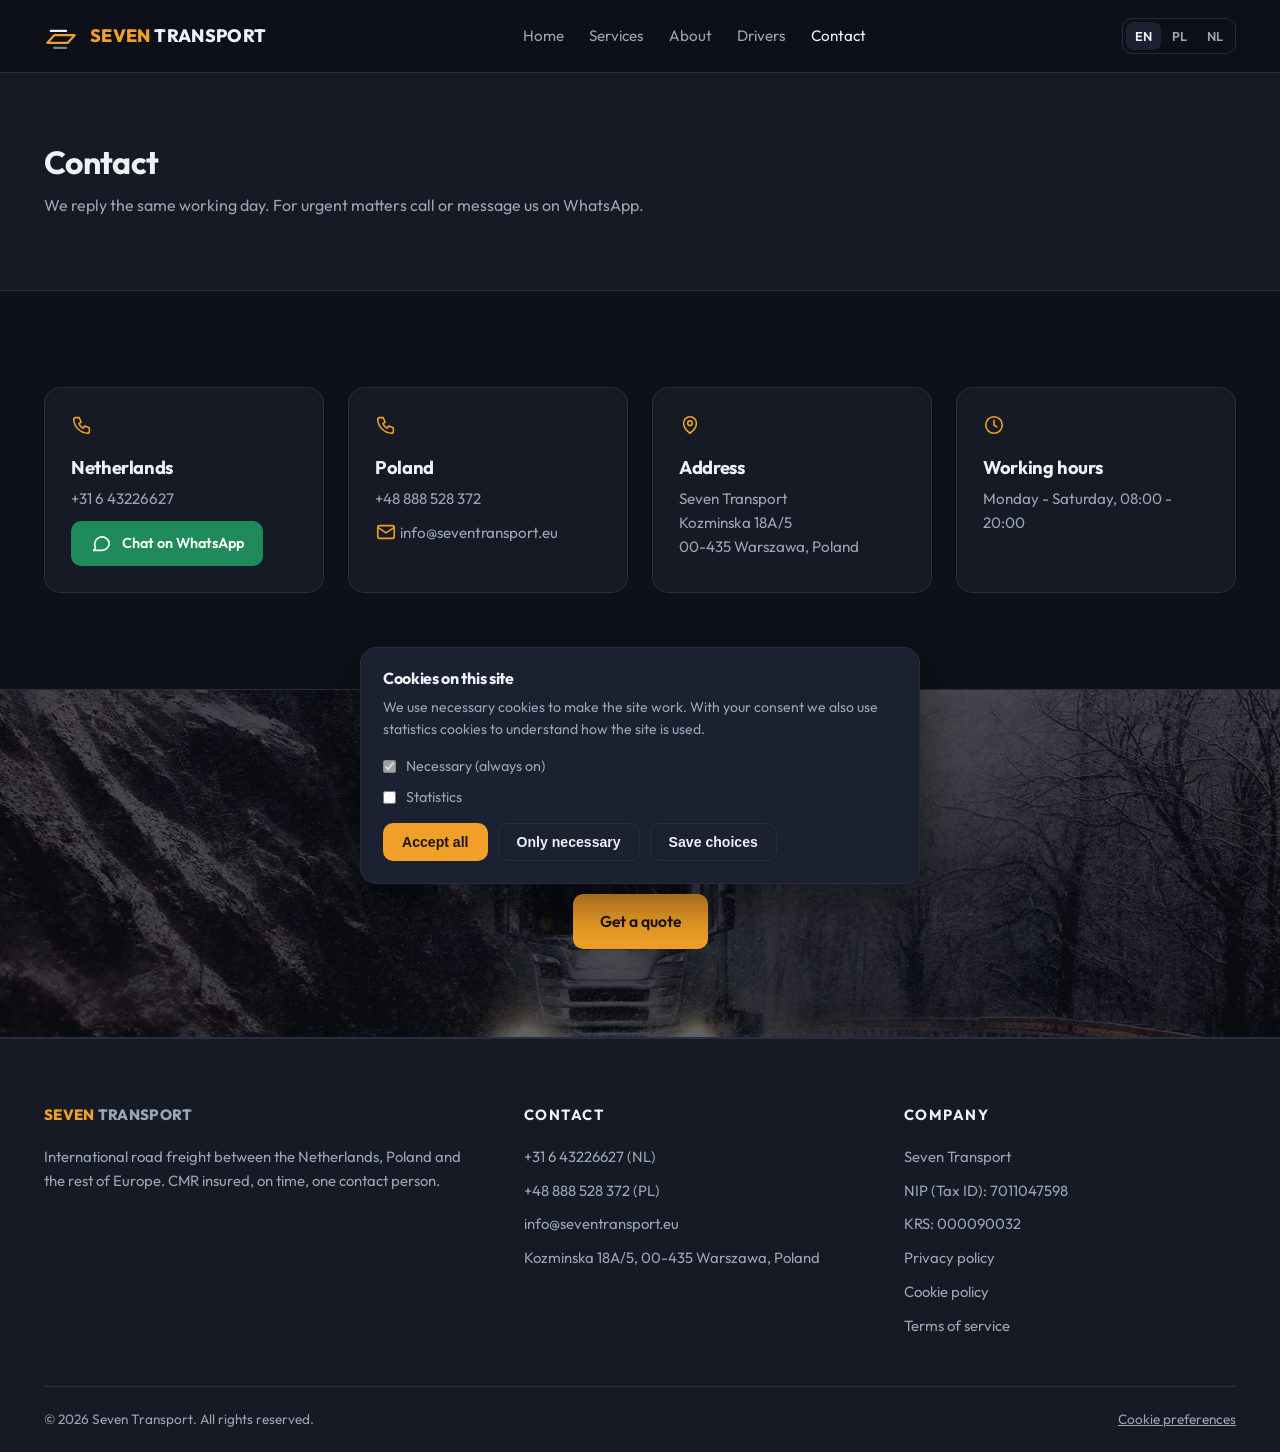
<file: contact.html>
<!DOCTYPE html>
<html lang="en">
<head>
<meta charset="UTF-8">
<meta name="viewport" content="width=device-width, initial-scale=1.0">
<title>Contact Seven Transport | NL +31 6 43226627, PL +48 888 528 372</title>
<meta name="description" content="Contact Seven Transport for European road freight quotes. Phone NL +31 6 43226627, phone PL +48 888 528 372, email info@seventransport.eu, WhatsApp available.">
<link rel="canonical" href="https://seventransport.eu/contact.html">
<meta property="og:title" content="Contact Seven Transport">
<meta property="og:description" content="Phone, email and WhatsApp contact for European road freight quotes.">
<meta property="og:image" content="https://seventransport.eu/assets/img/hero.jpg">
<link rel="preconnect" href="https://fonts.googleapis.com">
<link rel="preconnect" href="https://fonts.gstatic.com" crossorigin>
<link href="https://fonts.googleapis.com/css2?family=Outfit:wght@400;600;700;800&display=swap" rel="stylesheet">
<link rel="stylesheet" href="assets/css/style.css?v=3">
<script>
window.ST_CONFIG = { web3formsKey: "", email: "info@seventransport.eu", whatsapp: "31643226627" };
</script>
</head>
<body>

<svg width="0" height="0" style="position:absolute" aria-hidden="true">
  <symbol id="i-phone" viewBox="0 0 24 24"><path d="M5 4h4l2 5-2.5 1.5a11 11 0 0 0 5 5L15 13l5 2v4a2 2 0 0 1-2 2A16 16 0 0 1 3 6a2 2 0 0 1 2-2"/></symbol>
  <symbol id="i-mail" viewBox="0 0 24 24"><rect x="3" y="5" width="18" height="14" rx="2"/><path d="M3 7l9 6 9-6"/></symbol>
  <symbol id="i-pin" viewBox="0 0 24 24"><path d="M12 21s-7-5.5-7-11a7 7 0 0 1 14 0c0 5.5-7 11-7 11z"/><circle cx="12" cy="10" r="2.5"/></symbol>
  <symbol id="i-chat" viewBox="0 0 24 24"><path d="M21 12a8 8 0 0 1-8 8H4l2-3a8 8 0 1 1 15-5z"/></symbol>
  <symbol id="i-clock" viewBox="0 0 24 24"><circle cx="12" cy="12" r="9"/><path d="M12 7v5l3 2"/></symbol>
  <symbol id="i-menu" viewBox="0 0 24 24"><path d="M4 7h16M4 12h16M4 17h16"/></symbol>
</svg>

<header class="site-head">
  <div class="wrap">
    <a class="logo" href="index.html" aria-label="Seven Transport">
      <svg class="mark" viewBox="0 0 40 40" aria-hidden="true"><path d="M4 28h24l8-9H12z" fill="none" stroke="#f0a028" stroke-width="2.6" stroke-linejoin="round"/><path d="M8 14h18" stroke="#eef1f6" stroke-width="2.6" stroke-linecap="round"/><path d="M12 34h14" stroke="#eef1f6" stroke-width="2.6" stroke-linecap="round" opacity=".5"/></svg>
      <span><span class="seven">SEVEN</span> TRANSPORT</span>
    </a>
    <nav class="nav" aria-label="Main">
      <a href="index.html" data-i18n="nav.home">Home</a>
      <a href="index.html#services" data-i18n="nav.services">Services</a>
      <a href="about.html" data-i18n="nav.about">About</a>
      <a href="index.html#drivers" data-i18n="nav.drivers">Drivers</a>
      <a href="contact.html" class="active" data-i18n="nav.contact">Contact</a>
    </nav>
    <div class="head-actions">
      <div class="lang" role="group" aria-label="Language">
        <button data-set-lang="en">EN</button><button data-set-lang="pl">PL</button><button data-set-lang="nl">NL</button>
      </div>
      <a class="btn btn-primary" href="index.html#quote" data-i18n="nav.quote">Get a quote</a>
      <button class="burger" aria-label="Menu" data-burger><svg class="icon"><use href="#i-menu"/></svg></button>
    </div>
  </div>
  <div class="mobile-menu" data-mobile-menu>
    <a href="index.html" data-i18n="nav.home">Home</a>
    <a href="index.html#services" data-i18n="nav.services">Services</a>
    <a href="about.html" data-i18n="nav.about">About</a>
    <a href="index.html#drivers" data-i18n="nav.drivers">Drivers</a>
    <a href="contact.html" data-i18n="nav.contact">Contact</a>
    <div class="m-lang"></div>
    <a class="btn btn-primary m-cta" href="index.html#quote" data-i18n="nav.quote">Get a quote</a>
  </div>
</header>

<main>
  <div class="page-hero">
    <div class="wrap">
      <h1 data-i18n="contact.title">Contact</h1>
      <p data-i18n="contact.sub">We reply the same working day. For urgent matters call or message us on WhatsApp.</p>
    </div>
  </div>

  <section class="block">
    <div class="wrap" style="display:grid;grid-template-columns:repeat(auto-fit,minmax(260px,1fr));gap:24px">
      <div class="svc-card">
        <svg class="icon"><use href="#i-phone"/></svg>
        <h3 data-i18n="contact.nl">Netherlands</h3>
        <p><a href="tel:+31643226627">+31 6 43226627</a></p>
        <p style="margin-top:10px"><a class="btn btn-whatsapp" style="padding:10px 18px;font-size:.9rem" href="https://wa.me/31643226627" target="_blank" rel="noopener"><svg class="icon"><use href="#i-chat"/></svg><span data-i18n="hero.wa">Chat on WhatsApp</span></a></p>
      </div>
      <div class="svc-card">
        <svg class="icon"><use href="#i-phone"/></svg>
        <h3 data-i18n="contact.pl">Poland</h3>
        <p><a href="tel:+48888528372">+48 888 528 372</a></p>
        <p style="margin-top:10px"><a href="mailto:info@seventransport.eu"><svg class="icon" style="vertical-align:-5px"><use href="#i-mail"/></svg> info@seventransport.eu</a></p>
      </div>
      <div class="svc-card">
        <svg class="icon"><use href="#i-pin"/></svg>
        <h3 data-i18n="contact.addr">Address</h3>
        <p>Seven Transport<br>Kozminska 18A/5<br>00-435 Warszawa, Poland</p>
      </div>
      <div class="svc-card">
        <svg class="icon"><use href="#i-clock"/></svg>
        <h3 data-i18n="contact.hours">Working hours</h3>
        <p data-i18n="contact.hoursVal">Monday - Saturday, 08:00 - 20:00</p>
      </div>
    </div>
  </section>

  <section class="drivers">
    <img class="bg" src="assets/img/cta.jpg?v=2" alt="" loading="lazy" aria-hidden="true">
    <div class="wrap">
      <h2 data-i18n="quote.h">Request a quote</h2>
      <p data-i18n="quote.p">Tell us what moves where and when. We reply the same working day.</p>
      <a class="btn btn-primary" href="index.html#quote" data-i18n="nav.quote">Get a quote</a>
    </div>
  </section>
</main>

<footer class="site-foot">
  <div class="wrap">
    <div class="cols">
      <div>
        <a class="logo" href="index.html" style="margin-bottom:18px"><span><span class="seven">SEVEN</span> TRANSPORT</span></a>
        <p data-i18n="foot.about">International road freight between the Netherlands, Poland and the rest of Europe. CMR insured, on time, one contact person.</p>
      </div>
      <div>
        <h4 data-i18n="foot.contact">Contact</h4>
        <div class="foot-list">
          <a href="tel:+31643226627">+31 6 43226627 (NL)</a>
          <a href="tel:+48888528372">+48 888 528 372 (PL)</a>
          <a href="mailto:info@seventransport.eu">info@seventransport.eu</a>
          <p>Kozminska 18A/5, 00-435 Warszawa, Poland</p>
        </div>
      </div>
      <div>
        <h4 data-i18n="foot.company">Company</h4>
        <div class="foot-list">
          <p>Seven Transport</p>
          <p>NIP (Tax ID): 7011047598</p>
          <p>KRS: 000090032</p>
          <a href="privacy.html" data-i18n="foot.privacy">Privacy policy</a>
          <a href="cookies.html" data-i18n="foot.cookies">Cookie policy</a>
          <a href="terms.html" data-i18n="foot.terms">Terms of service</a>
        </div>
      </div>
    </div>
    <div class="foot-legal">
      <span>&copy; <span data-year>2026</span> Seven Transport. <span data-i18n="foot.rights">All rights reserved.</span></span>
      <button type="button" data-cookie-open style="background:none;border:0;color:inherit;font:inherit;cursor:pointer;text-decoration:underline" data-i18n="foot.cookiePrefs">Cookie preferences</button>
    </div>
  </div>
</footer>

<div class="cookiebar" data-cookiebar role="dialog" aria-label="Cookie consent">
  <h3 data-i18n="ck.h">Cookies on this site</h3>
  <p data-i18n="ck.p">We use necessary cookies to make the site work. With your consent we also use statistics cookies to understand how the site is used.</p>
  <div class="cookie-opts">
    <label><input type="checkbox" checked disabled> <span data-i18n="ck.nec">Necessary (always on)</span></label>
    <label><input type="checkbox" data-ck-stats> <span data-i18n="ck.stats">Statistics</span></label>
  </div>
  <div class="cookie-btns">
    <button class="btn btn-primary" data-ck-accept data-i18n="ck.acceptAll">Accept all</button>
    <button class="btn btn-ghost" data-ck-reject data-i18n="ck.rejectAll">Only necessary</button>
    <button class="btn btn-ghost" data-ck-save data-i18n="ck.save">Save choices</button>
  </div>
</div>

<script src="assets/js/i18n.js?v=2"></script>
<script src="assets/js/app.js?v=1"></script>
</body>
</html>
</file>
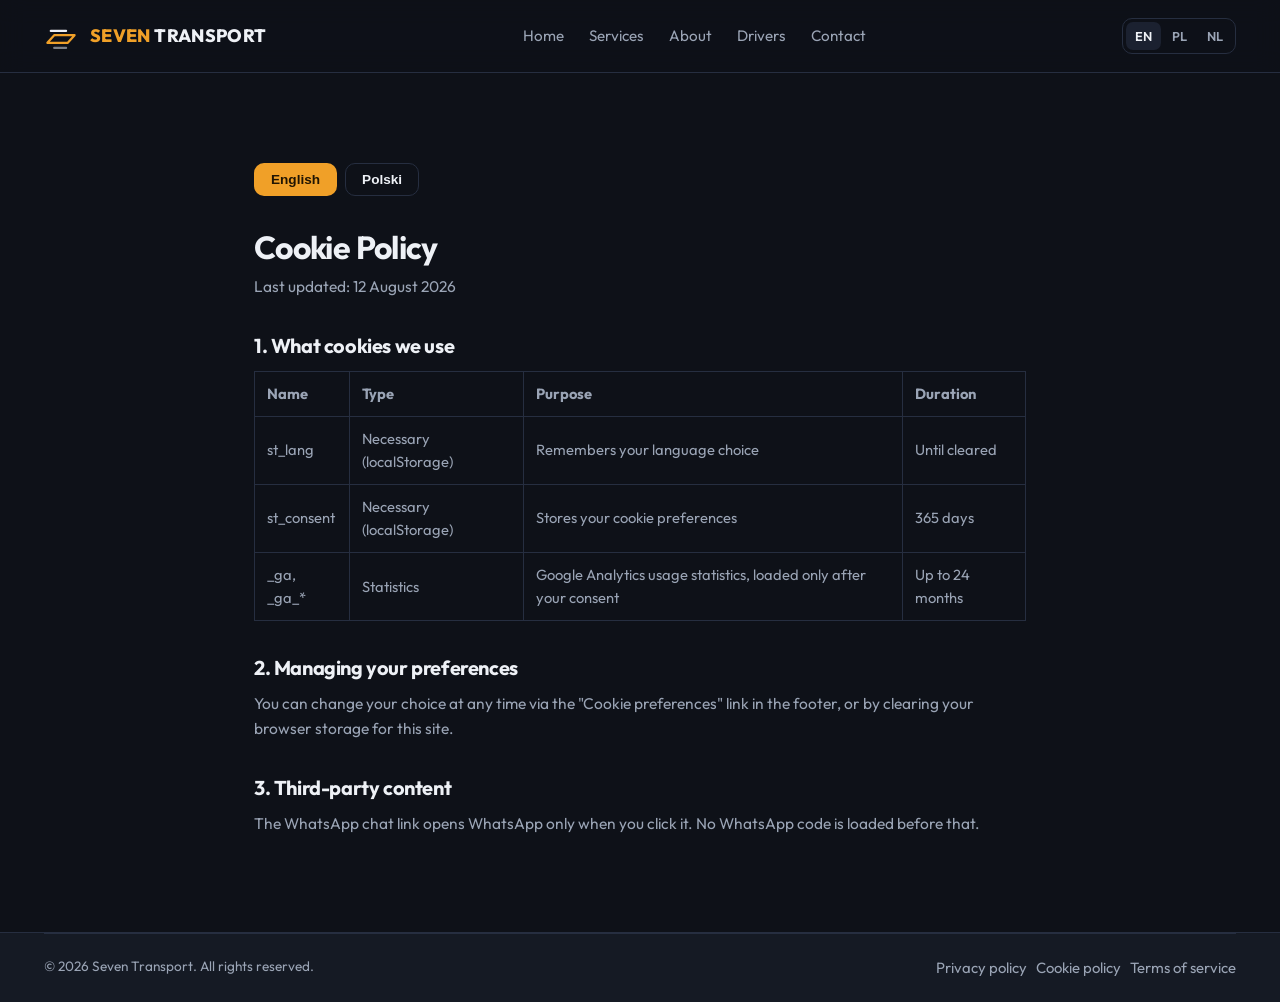
<file: cookies.html>
<!DOCTYPE html>
<html lang="en">
<head>
<meta charset="UTF-8">
<meta name="viewport" content="width=device-width, initial-scale=1.0">
<title>Cookie Policy | Seven Transport</title>
<meta name="robots" content="noindex,follow">
<link rel="canonical" href="https://seventransport.eu/cookies.html">
<link rel="preconnect" href="https://fonts.googleapis.com">
<link rel="preconnect" href="https://fonts.gstatic.com" crossorigin>
<link href="https://fonts.googleapis.com/css2?family=Outfit:wght@400;600;700;800&display=swap" rel="stylesheet">
<link rel="stylesheet" href="assets/css/style.css?v=3">
<script>window.ST_CONFIG = { web3formsKey: "", email: "info@seventransport.eu", whatsapp: "31643226627" };</script>
</head>
<body>
<svg width="0" height="0" style="position:absolute" aria-hidden="true">
  <symbol id="i-menu" viewBox="0 0 24 24"><path d="M4 7h16M4 12h16M4 17h16"/></symbol>
</svg>
<header class="site-head">
  <div class="wrap">
    <a class="logo" href="index.html" aria-label="Seven Transport">
      <svg class="mark" viewBox="0 0 40 40" aria-hidden="true"><path d="M4 28h24l8-9H12z" fill="none" stroke="#f0a028" stroke-width="2.6" stroke-linejoin="round"/><path d="M8 14h18" stroke="#eef1f6" stroke-width="2.6" stroke-linecap="round"/><path d="M12 34h14" stroke="#eef1f6" stroke-width="2.6" stroke-linecap="round" opacity=".5"/></svg>
      <span><span class="seven">SEVEN</span> TRANSPORT</span>
    </a>
    <nav class="nav" aria-label="Main">
      <a href="index.html" data-i18n="nav.home">Home</a>
      <a href="index.html#services" data-i18n="nav.services">Services</a>
      <a href="about.html" data-i18n="nav.about">About</a>
      <a href="index.html#drivers" data-i18n="nav.drivers">Drivers</a>
      <a href="contact.html" data-i18n="nav.contact">Contact</a>
    </nav>
    <div class="head-actions">
      <div class="lang" role="group" aria-label="Language">
        <button data-set-lang="en">EN</button><button data-set-lang="pl">PL</button><button data-set-lang="nl">NL</button>
      </div>
      <a class="btn btn-primary" href="index.html#quote" data-i18n="nav.quote">Get a quote</a>
      <button class="burger" aria-label="Menu" data-burger><svg class="icon"><use href="#i-menu"/></svg></button>
    </div>
  </div>
  <div class="mobile-menu" data-mobile-menu>
    <a href="index.html" data-i18n="nav.home">Home</a>
    <a href="index.html#services" data-i18n="nav.services">Services</a>
    <a href="about.html" data-i18n="nav.about">About</a>
    <a href="index.html#drivers" data-i18n="nav.drivers">Drivers</a>
    <a href="contact.html" data-i18n="nav.contact">Contact</a>
    <div class="m-lang"></div>
    <a class="btn btn-primary m-cta" href="index.html#quote" data-i18n="nav.quote">Get a quote</a>
  </div>
</header>
<main class="legal-body">
  <div class="legal-lang">
    <button class="btn btn-ghost" style="padding:8px 16px;font-size:.85rem" data-legal-lang="en">English</button>
    <button class="btn btn-ghost" style="padding:8px 16px;font-size:.85rem" data-legal-lang="pl">Polski</button>
  </div>
  <div data-legal-block="en">

<h1>Cookie Policy</h1>
<p>Last updated: 12 August 2026</p>
<h2>1. What cookies we use</h2>
<table>
<tr><th>Name</th><th>Type</th><th>Purpose</th><th>Duration</th></tr>
<tr><td>st_lang</td><td>Necessary (localStorage)</td><td>Remembers your language choice</td><td>Until cleared</td></tr>
<tr><td>st_consent</td><td>Necessary (localStorage)</td><td>Stores your cookie preferences</td><td>365 days</td></tr>
<tr><td>_ga, _ga_*</td><td>Statistics</td><td>Google Analytics usage statistics, loaded only after your consent</td><td>Up to 24 months</td></tr>
</table>
<h2>2. Managing your preferences</h2>
<p>You can change your choice at any time via the "Cookie preferences" link in the footer, or by clearing your browser storage for this site.</p>
<h2>3. Third-party content</h2>
<p>The WhatsApp chat link opens WhatsApp only when you click it. No WhatsApp code is loaded before that.</p>

  </div>
  <div data-legal-block="pl" hidden>

<h1>Polityka cookies</h1>
<p>Ostatnia aktualizacja: 12 sierpnia 2026</p>
<h2>1. Jakich plikow uzywamy</h2>
<table>
<tr><th>Nazwa</th><th>Typ</th><th>Cel</th><th>Czas</th></tr>
<tr><td>st_lang</td><td>Niezbedny (localStorage)</td><td>Zapamietuje wybor jezyka</td><td>Do usuniecia</td></tr>
<tr><td>st_consent</td><td>Niezbedny (localStorage)</td><td>Przechowuje preferencje cookies</td><td>365 dni</td></tr>
<tr><td>_ga, _ga_*</td><td>Statystyczny</td><td>Statystyki Google Analytics, ladowane dopiero po zgodzie</td><td>Do 24 miesiecy</td></tr>
</table>
<h2>2. Zarzadzanie preferencjami</h2>
<p>Wybor mozna zmienic w kazdej chwili przez link "Preferencje cookies" w stopce lub czyszczac dane przegladarki dla tej strony.</p>
<h2>3. Tresci zewnetrzne</h2>
<p>Link do czatu WhatsApp otwiera WhatsApp dopiero po kliknieciu. Wczesniej zaden kod WhatsApp nie jest ladowany.</p>

  </div>
</main>
<footer class="site-foot">
  <div class="wrap">
    <div class="foot-legal">
      <span>&copy; <span data-year>2026</span> Seven Transport. <span data-i18n="foot.rights">All rights reserved.</span></span>
      <span>
        <a href="privacy.html" data-i18n="foot.privacy">Privacy policy</a> &nbsp;
        <a href="cookies.html" data-i18n="foot.cookies">Cookie policy</a> &nbsp;
        <a href="terms.html" data-i18n="foot.terms">Terms of service</a>
      </span>
    </div>
  </div>
</footer>
<script src="assets/js/i18n.js?v=2"></script>
<script src="assets/js/app.js?v=1"></script>
<script>
(function () {
  var blocks = document.querySelectorAll("[data-legal-block]");
  var btns = document.querySelectorAll("[data-legal-lang]");
  function show(l) {
    blocks.forEach(function (b) { b.hidden = b.getAttribute("data-legal-block") !== l; });
    btns.forEach(function (b) {
      var on = b.getAttribute("data-legal-lang") === l;
      b.classList.toggle("btn-primary", on);
      b.classList.toggle("btn-ghost", !on);
    });
  }
  btns.forEach(function (b) { b.addEventListener("click", function () { show(b.getAttribute("data-legal-lang")); }); });
  var site = "en";
  try { site = localStorage.getItem("st_lang") || "en"; } catch (e) {}
  show(site === "pl" ? "pl" : "en");
})();
</script>
</body>
</html>
</file>
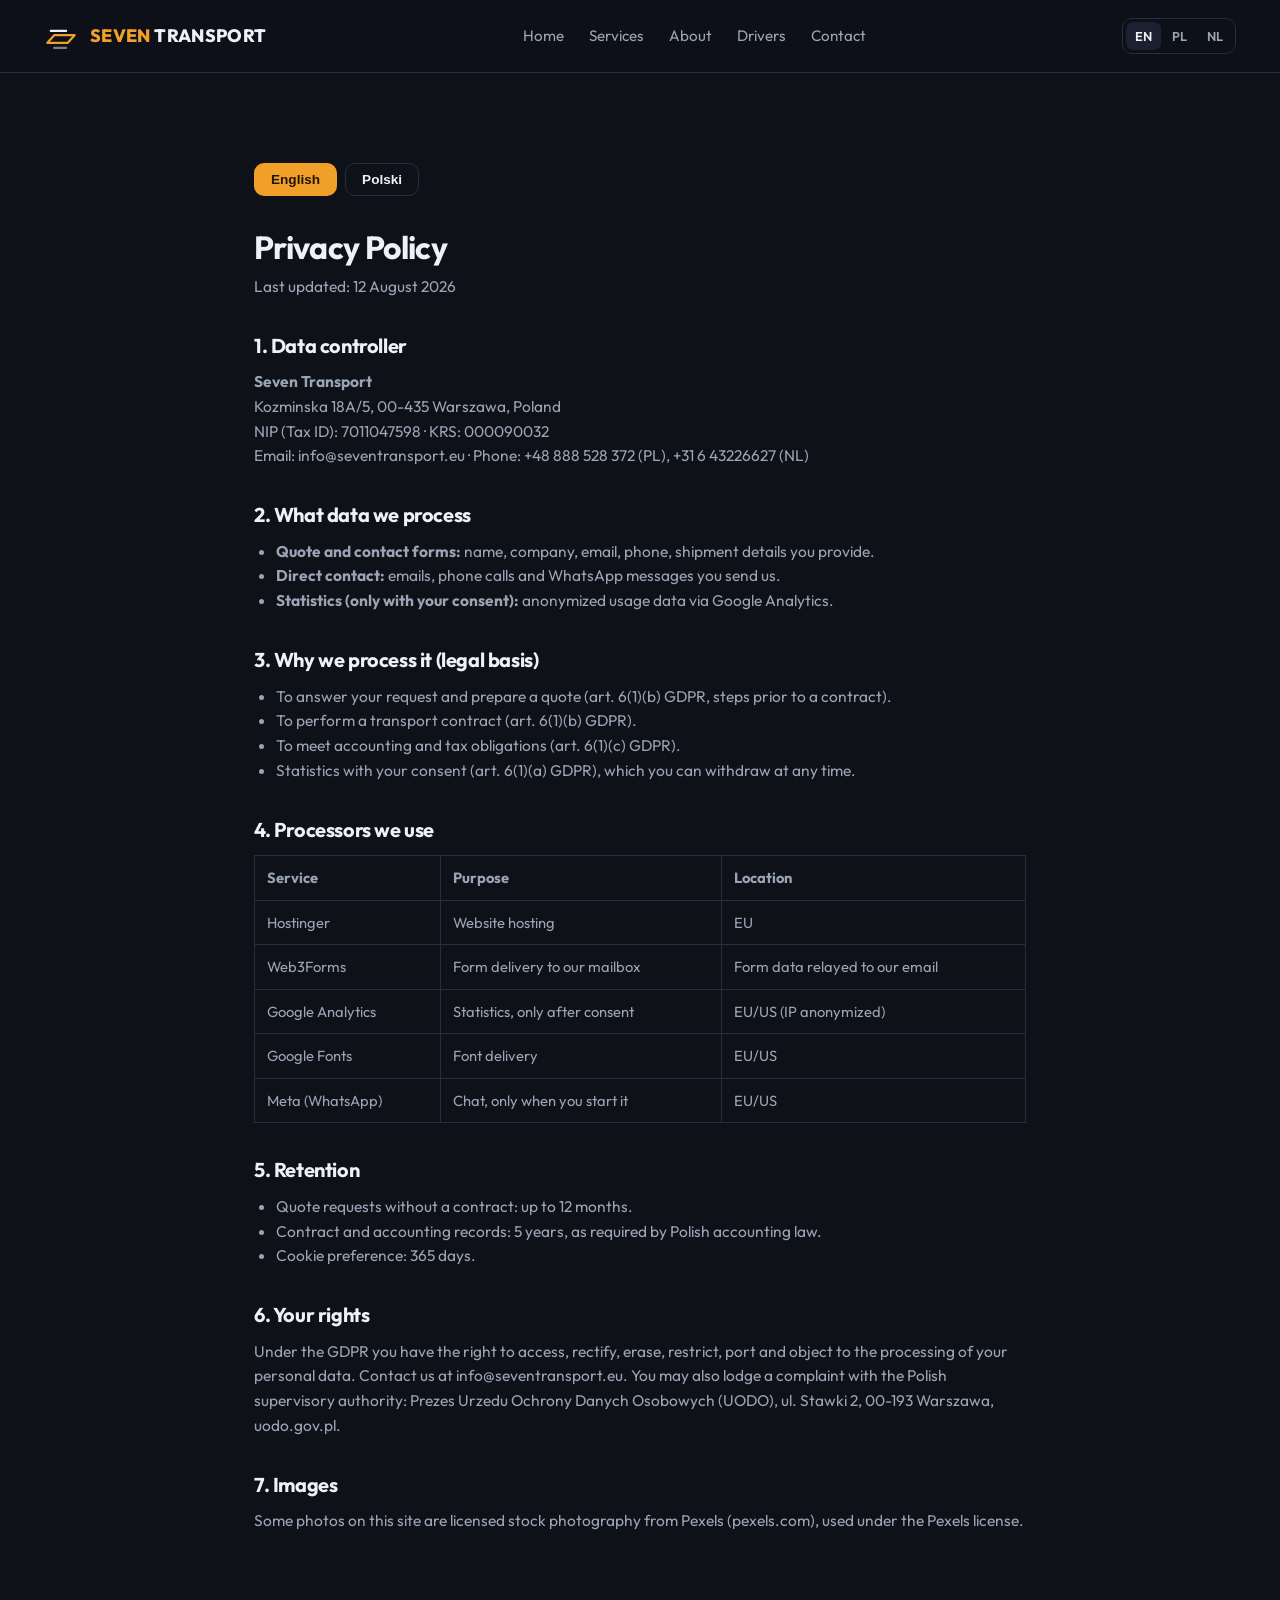
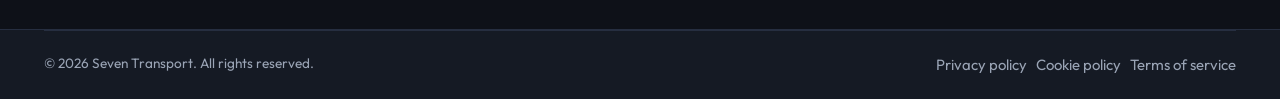
<file: privacy.html>
<!DOCTYPE html>
<html lang="en">
<head>
<meta charset="UTF-8">
<meta name="viewport" content="width=device-width, initial-scale=1.0">
<title>Privacy Policy | Seven Transport</title>
<meta name="robots" content="noindex,follow">
<link rel="canonical" href="https://seventransport.eu/privacy.html">
<link rel="preconnect" href="https://fonts.googleapis.com">
<link rel="preconnect" href="https://fonts.gstatic.com" crossorigin>
<link href="https://fonts.googleapis.com/css2?family=Outfit:wght@400;600;700;800&display=swap" rel="stylesheet">
<link rel="stylesheet" href="assets/css/style.css?v=3">
<script>window.ST_CONFIG = { web3formsKey: "", email: "info@seventransport.eu", whatsapp: "31643226627" };</script>
</head>
<body>
<svg width="0" height="0" style="position:absolute" aria-hidden="true">
  <symbol id="i-menu" viewBox="0 0 24 24"><path d="M4 7h16M4 12h16M4 17h16"/></symbol>
</svg>
<header class="site-head">
  <div class="wrap">
    <a class="logo" href="index.html" aria-label="Seven Transport">
      <svg class="mark" viewBox="0 0 40 40" aria-hidden="true"><path d="M4 28h24l8-9H12z" fill="none" stroke="#f0a028" stroke-width="2.6" stroke-linejoin="round"/><path d="M8 14h18" stroke="#eef1f6" stroke-width="2.6" stroke-linecap="round"/><path d="M12 34h14" stroke="#eef1f6" stroke-width="2.6" stroke-linecap="round" opacity=".5"/></svg>
      <span><span class="seven">SEVEN</span> TRANSPORT</span>
    </a>
    <nav class="nav" aria-label="Main">
      <a href="index.html" data-i18n="nav.home">Home</a>
      <a href="index.html#services" data-i18n="nav.services">Services</a>
      <a href="about.html" data-i18n="nav.about">About</a>
      <a href="index.html#drivers" data-i18n="nav.drivers">Drivers</a>
      <a href="contact.html" data-i18n="nav.contact">Contact</a>
    </nav>
    <div class="head-actions">
      <div class="lang" role="group" aria-label="Language">
        <button data-set-lang="en">EN</button><button data-set-lang="pl">PL</button><button data-set-lang="nl">NL</button>
      </div>
      <a class="btn btn-primary" href="index.html#quote" data-i18n="nav.quote">Get a quote</a>
      <button class="burger" aria-label="Menu" data-burger><svg class="icon"><use href="#i-menu"/></svg></button>
    </div>
  </div>
  <div class="mobile-menu" data-mobile-menu>
    <a href="index.html" data-i18n="nav.home">Home</a>
    <a href="index.html#services" data-i18n="nav.services">Services</a>
    <a href="about.html" data-i18n="nav.about">About</a>
    <a href="index.html#drivers" data-i18n="nav.drivers">Drivers</a>
    <a href="contact.html" data-i18n="nav.contact">Contact</a>
    <div class="m-lang"></div>
    <a class="btn btn-primary m-cta" href="index.html#quote" data-i18n="nav.quote">Get a quote</a>
  </div>
</header>
<main class="legal-body">
  <div class="legal-lang">
    <button class="btn btn-ghost" style="padding:8px 16px;font-size:.85rem" data-legal-lang="en">English</button>
    <button class="btn btn-ghost" style="padding:8px 16px;font-size:.85rem" data-legal-lang="pl">Polski</button>
  </div>
  <div data-legal-block="en">

<h1>Privacy Policy</h1>
<p>Last updated: 12 August 2026</p>
<h2>1. Data controller</h2>
<p><strong>Seven Transport</strong><br>Kozminska 18A/5, 00-435 Warszawa, Poland<br>NIP (Tax ID): 7011047598 &middot; KRS: 000090032<br>Email: info@seventransport.eu &middot; Phone: +48 888 528 372 (PL), +31 6 43226627 (NL)</p>
<h2>2. What data we process</h2>
<ul>
<li><strong>Quote and contact forms:</strong> name, company, email, phone, shipment details you provide.</li>
<li><strong>Direct contact:</strong> emails, phone calls and WhatsApp messages you send us.</li>
<li><strong>Statistics (only with your consent):</strong> anonymized usage data via Google Analytics.</li>
</ul>
<h2>3. Why we process it (legal basis)</h2>
<ul>
<li>To answer your request and prepare a quote (art. 6(1)(b) GDPR, steps prior to a contract).</li>
<li>To perform a transport contract (art. 6(1)(b) GDPR).</li>
<li>To meet accounting and tax obligations (art. 6(1)(c) GDPR).</li>
<li>Statistics with your consent (art. 6(1)(a) GDPR), which you can withdraw at any time.</li>
</ul>
<h2>4. Processors we use</h2>
<table>
<tr><th>Service</th><th>Purpose</th><th>Location</th></tr>
<tr><td>Hostinger</td><td>Website hosting</td><td>EU</td></tr>
<tr><td>Web3Forms</td><td>Form delivery to our mailbox</td><td>Form data relayed to our email</td></tr>
<tr><td>Google Analytics</td><td>Statistics, only after consent</td><td>EU/US (IP anonymized)</td></tr>
<tr><td>Google Fonts</td><td>Font delivery</td><td>EU/US</td></tr>
<tr><td>Meta (WhatsApp)</td><td>Chat, only when you start it</td><td>EU/US</td></tr>
</table>
<h2>5. Retention</h2>
<ul>
<li>Quote requests without a contract: up to 12 months.</li>
<li>Contract and accounting records: 5 years, as required by Polish accounting law.</li>
<li>Cookie preference: 365 days.</li>
</ul>
<h2>6. Your rights</h2>
<p>Under the GDPR you have the right to access, rectify, erase, restrict, port and object to the processing of your personal data. Contact us at info@seventransport.eu. You may also lodge a complaint with the Polish supervisory authority: Prezes Urzedu Ochrony Danych Osobowych (UODO), ul. Stawki 2, 00-193 Warszawa, uodo.gov.pl.</p>
<h2>7. Images</h2>
<p>Some photos on this site are licensed stock photography from Pexels (pexels.com), used under the Pexels license.</p>

  </div>
  <div data-legal-block="pl" hidden>

<h1>Polityka prywatnosci</h1>
<p>Ostatnia aktualizacja: 12 sierpnia 2026</p>
<h2>1. Administrator danych</h2>
<p><strong>Seven Transport</strong><br>Kozminska 18A/5, 00-435 Warszawa, Poland<br>NIP (Tax ID): 7011047598 &middot; KRS: 000090032<br>Email: info@seventransport.eu &middot; Phone: +48 888 528 372 (PL), +31 6 43226627 (NL)</p>
<h2>2. Jakie dane przetwarzamy</h2>
<ul>
<li><strong>Formularze wyceny i kontaktu:</strong> imie i nazwisko, firma, e-mail, telefon, podane szczegoly przesylki.</li>
<li><strong>Kontakt bezposredni:</strong> e-maile, telefony i wiadomosci WhatsApp.</li>
<li><strong>Statystyka (tylko za zgoda):</strong> zanonimizowane dane o korzystaniu ze strony (Google Analytics).</li>
</ul>
<h2>3. Cel i podstawa prawna</h2>
<ul>
<li>Odpowiedz na zapytanie i przygotowanie wyceny (art. 6 ust. 1 lit. b RODO).</li>
<li>Wykonanie umowy przewozu (art. 6 ust. 1 lit. b RODO).</li>
<li>Obowiazki ksiegowe i podatkowe (art. 6 ust. 1 lit. c RODO).</li>
<li>Statystyka za zgoda (art. 6 ust. 1 lit. a RODO), zgode mozna wycofac w kazdej chwili.</li>
</ul>
<h2>4. Podmioty przetwarzajace</h2>
<table>
<tr><th>Usluga</th><th>Cel</th><th>Lokalizacja</th></tr>
<tr><td>Hostinger</td><td>Hosting strony</td><td>UE</td></tr>
<tr><td>Web3Forms</td><td>Dostarczanie formularzy na nasza skrzynke</td><td>Dane trafiaja na nasz e-mail</td></tr>
<tr><td>Google Analytics</td><td>Statystyka, tylko po zgodzie</td><td>UE/USA (anonimizacja IP)</td></tr>
<tr><td>Google Fonts</td><td>Dostarczanie czcionek</td><td>UE/USA</td></tr>
<tr><td>Meta (WhatsApp)</td><td>Czat, tylko gdy go rozpoczniesz</td><td>UE/USA</td></tr>
</table>
<h2>5. Okres przechowywania</h2>
<ul>
<li>Zapytania bez zawarcia umowy: do 12 miesiecy.</li>
<li>Dokumentacja umowna i ksiegowa: 5 lat, zgodnie z polskimi przepisami.</li>
<li>Preferencje cookies: 365 dni.</li>
</ul>
<h2>6. Twoje prawa</h2>
<p>Zgodnie z RODO masz prawo dostepu, sprostowania, usuniecia, ograniczenia, przenoszenia danych i sprzeciwu. Kontakt: info@seventransport.eu. Masz tez prawo wniesc skarge do Prezesa Urzedu Ochrony Danych Osobowych (UODO), ul. Stawki 2, 00-193 Warszawa, uodo.gov.pl.</p>
<h2>7. Zdjecia</h2>
<p>Czesc zdjec na stronie to licencjonowane zdjecia stockowe z serwisu Pexels (pexels.com), uzywane zgodnie z licencja Pexels.</p>

  </div>
</main>
<footer class="site-foot">
  <div class="wrap">
    <div class="foot-legal">
      <span>&copy; <span data-year>2026</span> Seven Transport. <span data-i18n="foot.rights">All rights reserved.</span></span>
      <span>
        <a href="privacy.html" data-i18n="foot.privacy">Privacy policy</a> &nbsp;
        <a href="cookies.html" data-i18n="foot.cookies">Cookie policy</a> &nbsp;
        <a href="terms.html" data-i18n="foot.terms">Terms of service</a>
      </span>
    </div>
  </div>
</footer>
<script src="assets/js/i18n.js?v=2"></script>
<script src="assets/js/app.js?v=1"></script>
<script>
(function () {
  var blocks = document.querySelectorAll("[data-legal-block]");
  var btns = document.querySelectorAll("[data-legal-lang]");
  function show(l) {
    blocks.forEach(function (b) { b.hidden = b.getAttribute("data-legal-block") !== l; });
    btns.forEach(function (b) {
      var on = b.getAttribute("data-legal-lang") === l;
      b.classList.toggle("btn-primary", on);
      b.classList.toggle("btn-ghost", !on);
    });
  }
  btns.forEach(function (b) { b.addEventListener("click", function () { show(b.getAttribute("data-legal-lang")); }); });
  var site = "en";
  try { site = localStorage.getItem("st_lang") || "en"; } catch (e) {}
  show(site === "pl" ? "pl" : "en");
})();
</script>
</body>
</html>
</file>
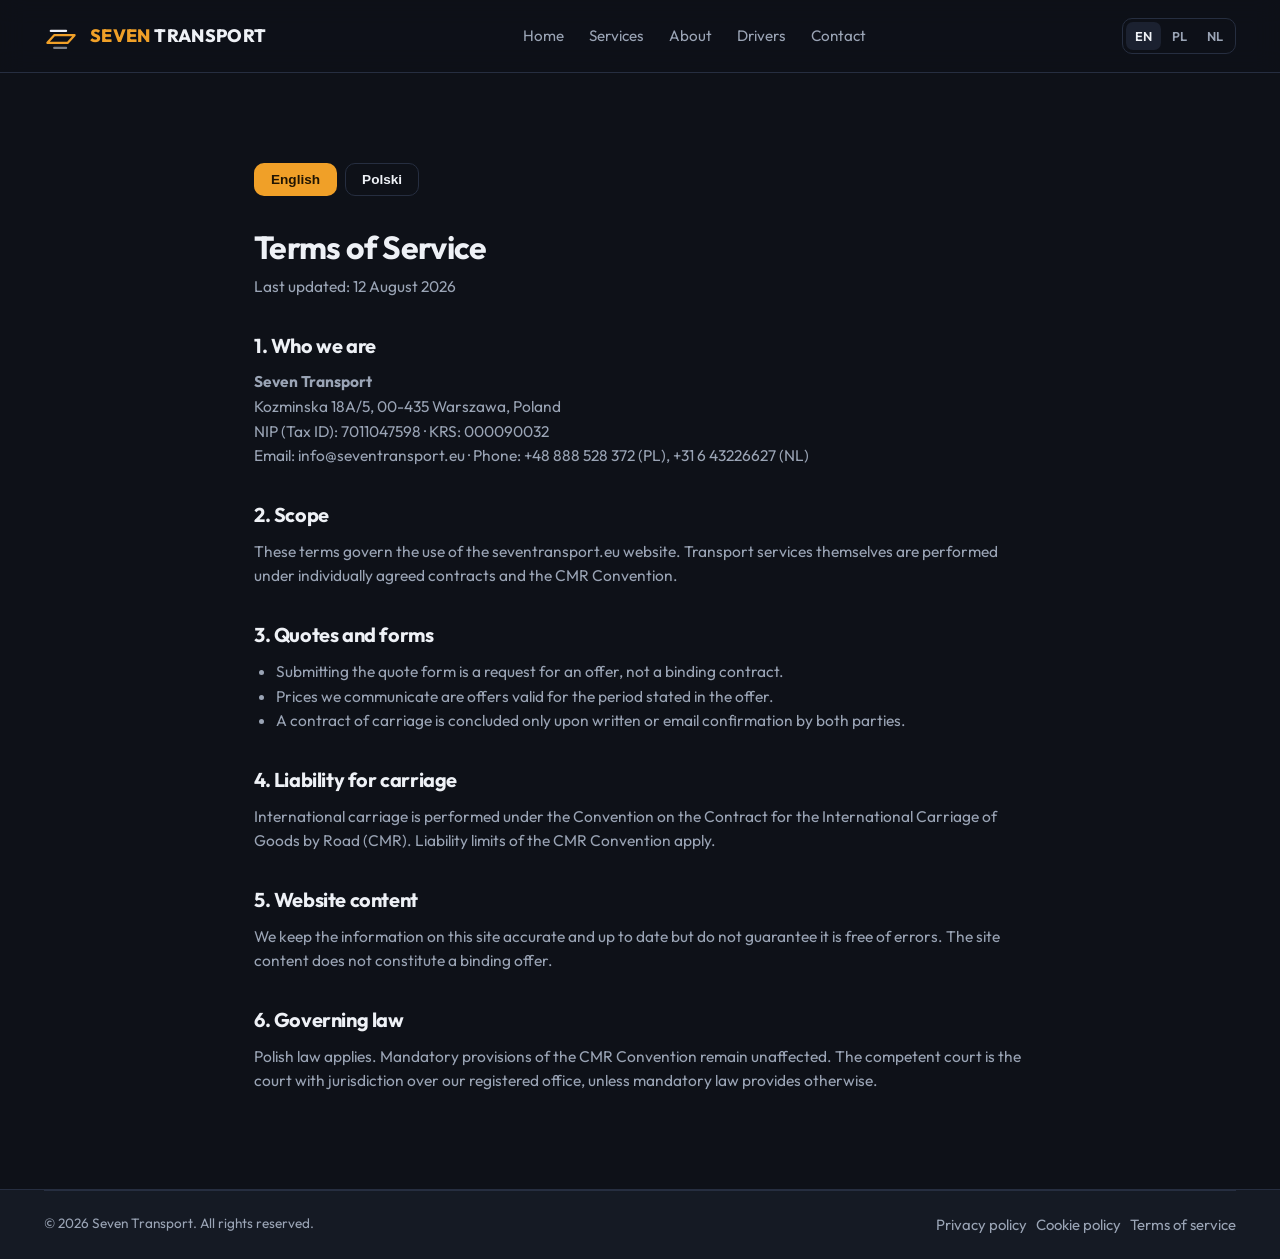
<file: terms.html>
<!DOCTYPE html>
<html lang="en">
<head>
<meta charset="UTF-8">
<meta name="viewport" content="width=device-width, initial-scale=1.0">
<title>Terms of Service | Seven Transport</title>
<meta name="robots" content="noindex,follow">
<link rel="canonical" href="https://seventransport.eu/terms.html">
<link rel="preconnect" href="https://fonts.googleapis.com">
<link rel="preconnect" href="https://fonts.gstatic.com" crossorigin>
<link href="https://fonts.googleapis.com/css2?family=Outfit:wght@400;600;700;800&display=swap" rel="stylesheet">
<link rel="stylesheet" href="assets/css/style.css?v=3">
<script>window.ST_CONFIG = { web3formsKey: "", email: "info@seventransport.eu", whatsapp: "31643226627" };</script>
</head>
<body>
<svg width="0" height="0" style="position:absolute" aria-hidden="true">
  <symbol id="i-menu" viewBox="0 0 24 24"><path d="M4 7h16M4 12h16M4 17h16"/></symbol>
</svg>
<header class="site-head">
  <div class="wrap">
    <a class="logo" href="index.html" aria-label="Seven Transport">
      <svg class="mark" viewBox="0 0 40 40" aria-hidden="true"><path d="M4 28h24l8-9H12z" fill="none" stroke="#f0a028" stroke-width="2.6" stroke-linejoin="round"/><path d="M8 14h18" stroke="#eef1f6" stroke-width="2.6" stroke-linecap="round"/><path d="M12 34h14" stroke="#eef1f6" stroke-width="2.6" stroke-linecap="round" opacity=".5"/></svg>
      <span><span class="seven">SEVEN</span> TRANSPORT</span>
    </a>
    <nav class="nav" aria-label="Main">
      <a href="index.html" data-i18n="nav.home">Home</a>
      <a href="index.html#services" data-i18n="nav.services">Services</a>
      <a href="about.html" data-i18n="nav.about">About</a>
      <a href="index.html#drivers" data-i18n="nav.drivers">Drivers</a>
      <a href="contact.html" data-i18n="nav.contact">Contact</a>
    </nav>
    <div class="head-actions">
      <div class="lang" role="group" aria-label="Language">
        <button data-set-lang="en">EN</button><button data-set-lang="pl">PL</button><button data-set-lang="nl">NL</button>
      </div>
      <a class="btn btn-primary" href="index.html#quote" data-i18n="nav.quote">Get a quote</a>
      <button class="burger" aria-label="Menu" data-burger><svg class="icon"><use href="#i-menu"/></svg></button>
    </div>
  </div>
  <div class="mobile-menu" data-mobile-menu>
    <a href="index.html" data-i18n="nav.home">Home</a>
    <a href="index.html#services" data-i18n="nav.services">Services</a>
    <a href="about.html" data-i18n="nav.about">About</a>
    <a href="index.html#drivers" data-i18n="nav.drivers">Drivers</a>
    <a href="contact.html" data-i18n="nav.contact">Contact</a>
    <div class="m-lang"></div>
    <a class="btn btn-primary m-cta" href="index.html#quote" data-i18n="nav.quote">Get a quote</a>
  </div>
</header>
<main class="legal-body">
  <div class="legal-lang">
    <button class="btn btn-ghost" style="padding:8px 16px;font-size:.85rem" data-legal-lang="en">English</button>
    <button class="btn btn-ghost" style="padding:8px 16px;font-size:.85rem" data-legal-lang="pl">Polski</button>
  </div>
  <div data-legal-block="en">

<h1>Terms of Service</h1>
<p>Last updated: 12 August 2026</p>
<h2>1. Who we are</h2>
<p><strong>Seven Transport</strong><br>Kozminska 18A/5, 00-435 Warszawa, Poland<br>NIP (Tax ID): 7011047598 &middot; KRS: 000090032<br>Email: info@seventransport.eu &middot; Phone: +48 888 528 372 (PL), +31 6 43226627 (NL)</p>
<h2>2. Scope</h2>
<p>These terms govern the use of the seventransport.eu website. Transport services themselves are performed under individually agreed contracts and the CMR Convention.</p>
<h2>3. Quotes and forms</h2>
<ul>
<li>Submitting the quote form is a request for an offer, not a binding contract.</li>
<li>Prices we communicate are offers valid for the period stated in the offer.</li>
<li>A contract of carriage is concluded only upon written or email confirmation by both parties.</li>
</ul>
<h2>4. Liability for carriage</h2>
<p>International carriage is performed under the Convention on the Contract for the International Carriage of Goods by Road (CMR). Liability limits of the CMR Convention apply.</p>
<h2>5. Website content</h2>
<p>We keep the information on this site accurate and up to date but do not guarantee it is free of errors. The site content does not constitute a binding offer.</p>
<h2>6. Governing law</h2>
<p>Polish law applies. Mandatory provisions of the CMR Convention remain unaffected. The competent court is the court with jurisdiction over our registered office, unless mandatory law provides otherwise.</p>

  </div>
  <div data-legal-block="pl" hidden>

<h1>Regulamin</h1>
<p>Ostatnia aktualizacja: 12 sierpnia 2026</p>
<h2>1. Kim jestesmy</h2>
<p><strong>Seven Transport</strong><br>Kozminska 18A/5, 00-435 Warszawa, Poland<br>NIP (Tax ID): 7011047598 &middot; KRS: 000090032<br>Email: info@seventransport.eu &middot; Phone: +48 888 528 372 (PL), +31 6 43226627 (NL)</p>
<h2>2. Zakres</h2>
<p>Regulamin dotyczy korzystania ze strony seventransport.eu. Uslugi transportowe swiadczone sa na podstawie indywidualnych umow i Konwencji CMR.</p>
<h2>3. Wyceny i formularze</h2>
<ul>
<li>Wyslanie formularza wyceny to zapytanie ofertowe, a nie wiazaca umowa.</li>
<li>Podane ceny sa ofertami waznymi przez okres wskazany w ofercie.</li>
<li>Umowa przewozu zostaje zawarta dopiero po pisemnym lub mailowym potwierdzeniu przez obie strony.</li>
</ul>
<h2>4. Odpowiedzialnosc przewoznika</h2>
<p>Przewozy miedzynarodowe wykonywane sa na podstawie Konwencji o umowie miedzynarodowego przewozu drogowego towarow (CMR). Obowiazuja limity odpowiedzialnosci Konwencji CMR.</p>
<h2>5. Tresc strony</h2>
<p>Dbamy o aktualnosc informacji na stronie, ale nie gwarantujemy braku bledow. Tresc strony nie stanowi wiazacej oferty.</p>
<h2>6. Prawo wlasciwe</h2>
<p>Stosuje sie prawo polskie. Bezwzglednie obowiazujace przepisy Konwencji CMR pozostaja nienaruszone. Sadem wlasciwym jest sad siedziby firmy, o ile przepisy nie stanowia inaczej.</p>

  </div>
</main>
<footer class="site-foot">
  <div class="wrap">
    <div class="foot-legal">
      <span>&copy; <span data-year>2026</span> Seven Transport. <span data-i18n="foot.rights">All rights reserved.</span></span>
      <span>
        <a href="privacy.html" data-i18n="foot.privacy">Privacy policy</a> &nbsp;
        <a href="cookies.html" data-i18n="foot.cookies">Cookie policy</a> &nbsp;
        <a href="terms.html" data-i18n="foot.terms">Terms of service</a>
      </span>
    </div>
  </div>
</footer>
<script src="assets/js/i18n.js?v=2"></script>
<script src="assets/js/app.js?v=1"></script>
<script>
(function () {
  var blocks = document.querySelectorAll("[data-legal-block]");
  var btns = document.querySelectorAll("[data-legal-lang]");
  function show(l) {
    blocks.forEach(function (b) { b.hidden = b.getAttribute("data-legal-block") !== l; });
    btns.forEach(function (b) {
      var on = b.getAttribute("data-legal-lang") === l;
      b.classList.toggle("btn-primary", on);
      b.classList.toggle("btn-ghost", !on);
    });
  }
  btns.forEach(function (b) { b.addEventListener("click", function () { show(b.getAttribute("data-legal-lang")); }); });
  var site = "en";
  try { site = localStorage.getItem("st_lang") || "en"; } catch (e) {}
  show(site === "pl" ? "pl" : "en");
})();
</script>
</body>
</html>
</file>
<file: assets/css/style.css>
/* SEVEN TRANSPORT - design system
   Dark industrial B2B logistics. One accent: safety amber.
   Radius system: interactive = 10px, surfaces = 16px. */

:root {
  --bg: #0e1118;
  --bg-raise: #151a24;
  --bg-soft: #1b2130;
  --line: #262e40;
  --text: #eef1f6;
  --text-dim: #9aa4b5;
  --accent: #f0a028;
  --accent-ink: #201503;
  --r-int: 10px;
  --r-card: 16px;
  --ease: cubic-bezier(.16, 1, .3, 1);
  --font: "Outfit", "Segoe UI", system-ui, -apple-system, sans-serif;
}

* { margin: 0; padding: 0; box-sizing: border-box; }

html, body { overflow-x: hidden; width: 100%; }
html { scroll-behavior: smooth; }

body {
  font-family: var(--font);
  background: var(--bg);
  color: var(--text);
  line-height: 1.6;
  -webkit-font-smoothing: antialiased;
}

img { max-width: 100%; display: block; }

.wrap { max-width: 1240px; margin: 0 auto; padding: 0 24px; }

h1, h2, h3 { line-height: 1.12; letter-spacing: -0.02em; font-weight: 700; }
h2 { font-size: clamp(1.8rem, 3.6vw, 2.6rem); }
h3 { font-size: 1.15rem; }

p { color: var(--text-dim); }

a { color: inherit; text-decoration: none; }

.icon { width: 22px; height: 22px; stroke: var(--accent); stroke-width: 1.75; fill: none; stroke-linecap: round; stroke-linejoin: round; flex: none; }

/* ---------- buttons ---------- */
.btn {
  display: inline-flex; align-items: center; gap: 10px;
  padding: 14px 26px; border-radius: var(--r-int);
  font-weight: 600; font-size: 0.98rem; white-space: nowrap;
  border: 1px solid transparent; cursor: pointer;
  transition: transform .25s var(--ease), background .25s var(--ease), border-color .25s var(--ease);
}
.btn:active { transform: translateY(1px) scale(.98); }
.btn-primary { background: var(--accent); color: var(--accent-ink); }
.btn-primary:hover { background: #ffb545; }
.btn-ghost { background: transparent; border-color: var(--line); color: var(--text); }
.btn-ghost:hover { border-color: var(--accent); }
.btn-whatsapp { background: #1f8a5b; color: #fff; }
.btn-whatsapp:hover { background: #25a76e; }
.btn-whatsapp .icon { stroke: #fff; }

/* ---------- header ---------- */
.site-head {
  position: sticky; top: 0; z-index: 40;
  background: rgba(14, 17, 24, .88); backdrop-filter: blur(12px);
  border-bottom: 1px solid var(--line);
}
.site-head .wrap { display: flex; align-items: center; justify-content: space-between; height: 72px; }
.logo { display: flex; align-items: center; gap: 12px; font-weight: 800; font-size: 1.12rem; letter-spacing: .02em; white-space: nowrap; }
.logo .mark { width: 34px; height: 34px; }
.logo .seven { color: var(--accent); }
.nav { display: flex; align-items: center; gap: clamp(14px, 2vw, 26px); flex-wrap: nowrap; }
.nav a { font-size: .95rem; color: var(--text-dim); transition: color .2s; white-space: nowrap; }
.nav a:hover, .nav a.active { color: var(--text); }
.head-actions { display: flex; align-items: center; gap: 14px; }
.lang { display: flex; gap: 2px; border: 1px solid var(--line); border-radius: var(--r-int); padding: 3px; }
.lang button {
  background: none; border: 0; color: var(--text-dim); font: inherit; font-size: .8rem; font-weight: 600;
  padding: 4px 9px; border-radius: 7px; cursor: pointer;
}
.lang button.on { background: var(--bg-soft); color: var(--text); }
.burger { display: none; background: none; border: 1px solid var(--line); border-radius: var(--r-int); padding: 10px; cursor: pointer; }
.burger .icon { stroke: var(--text); }
.mobile-menu { display: none; }

/* ---------- hero ---------- */
.hero { position: relative; border-bottom: 1px solid var(--line); overflow: hidden; }
.hero-top { padding-top: clamp(48px, 8dvh, 96px); text-align: center; max-width: 880px; }
.hero h1 { font-size: clamp(2.4rem, 5.4vw, 4rem); }
.hero h1 .accent { color: var(--accent); }
.hero .sub { margin: 20px auto 30px; font-size: 1.1rem; max-width: 52ch; }
.hero-ctas { display: flex; gap: 14px; flex-wrap: wrap; justify-content: center; }

/* ---------- hero scene ---------- */
.hero-scene { margin-top: clamp(8px, 3dvh, 40px); }
.hero-scene svg { display: block; width: 100%; height: clamp(230px, 30vw, 430px); }

.l-far  { animation: worldShift 70s linear infinite; }
.l-mid  { animation: worldShift 32s linear infinite; }
.l-near { animation: worldShift 8s linear infinite; }
@keyframes worldShift { to { transform: translateX(-1600px); } }

.lane { animation: laneShift .9s linear infinite; }
/* positive offset shifts dashes toward path start (leftward) so the road flows
   against the truck's heading, matching the parallax layers */
@keyframes laneShift { to { stroke-dashoffset: 112; } }

.wheel { animation: wheelSpin .7s linear infinite; transform-box: fill-box; transform-origin: center; }
@keyframes wheelSpin { to { transform: rotate(360deg); } }

.truck-body { animation: cabBob 1.6s ease-in-out infinite alternate; }
@keyframes cabBob { from { transform: translateY(0); } to { transform: translateY(-3px); } }

.streak { opacity: 0; animation: streakDash 1s linear infinite; }
.streak.s2 { animation-delay: .25s; }
.streak.s3 { animation-delay: .55s; }
@keyframes streakDash {
  0% { opacity: 0; transform: translateX(30px); }
  25% { opacity: .5; }
  100% { opacity: 0; transform: translateX(-120px); }
}

.tw1 { animation: twinkle 2.6s ease-in-out infinite; }
.tw2 { animation: twinkle 3.4s ease-in-out infinite 1.1s; }
.tw3 { animation: twinkle 4.2s ease-in-out infinite .5s; }
@keyframes twinkle { 0%, 100% { opacity: .16; } 50% { opacity: .75; } }

.cloud { animation: cloudFloat 26s ease-in-out infinite alternate; }
.cloud.c2 { animation-duration: 34s; animation-delay: -12s; }
@keyframes cloudFloat { from { transform: translateX(-70px); } to { transform: translateX(70px); } }

.rotor { transform-box: view-box; animation: rotorSpin 6.5s linear infinite; }
@keyframes rotorSpin { to { transform: rotate(360deg); } }

.puff { opacity: 0; transform-box: fill-box; transform-origin: center; animation: puffOut 1.15s ease-out infinite; }
.puff.p2 { animation-delay: .38s; }
.puff.p3 { animation-delay: .76s; }
@keyframes puffOut {
  0% { opacity: .3; transform: none; }
  100% { opacity: 0; transform: translate(-52px, -12px) scale(2.6); }
}

/* scroll-linked: the truck pulls out of the depot as you scroll (falls back to ambient drive) */
@supports not (animation-timeline: scroll()) {
  .truck-mover { animation: truckDrift 16s ease-in-out infinite alternate; }
}
@keyframes truckDrift { from { transform: translateX(-60px); } to { transform: translateX(90px); } }

@supports (animation-timeline: scroll()) {
  .truck-mover {
    animation: truckScroll linear both;
    animation-timeline: scroll(root);
    animation-range: 0px 900px;
  }
  @keyframes truckScroll {
    from { transform: translateX(-40px); }
    to { transform: translateX(620px); }
  }
}

/* ---------- stats strip ---------- */
.stats { border-bottom: 1px solid var(--line); background: var(--bg-raise); }
.stats .wrap { display: grid; grid-template-columns: repeat(4, 1fr); }
.stat { padding: 34px 20px; text-align: center; }
.stat + .stat { border-left: 1px solid var(--line); }
.stat b { display: block; font-size: 2rem; color: var(--accent); letter-spacing: -.02em; }
.stat span { font-size: .88rem; color: var(--text-dim); }

/* ---------- sections ---------- */
section.block { padding: 96px 0; }
.block-head { max-width: 640px; margin-bottom: 48px; }
.block-head p { margin-top: 14px; }
.eyebrow {
  display: inline-block; font-size: .78rem; font-weight: 700; letter-spacing: .14em;
  text-transform: uppercase; color: var(--accent); margin-bottom: 14px;
}

/* services */
.svc-grid { display: grid; grid-template-columns: 1.2fr .8fr; gap: 24px; }
.svc-main {
  position: relative; border-radius: var(--r-card); overflow: hidden; border: 1px solid var(--line);
  min-height: 420px; display: flex; align-items: flex-end;
}
.svc-main img { position: absolute; inset: 0; width: 100%; height: 100%; object-fit: cover; }
.svc-main .svc-body {
  position: relative; padding: 32px;
  background: linear-gradient(180deg, transparent, rgba(14, 17, 24, .94) 55%); width: 100%;
}
.svc-side { display: grid; gap: 24px; }
.svc-card { background: var(--bg-raise); border: 1px solid var(--line); border-radius: var(--r-card); padding: 26px; transition: border-color .25s; }
.svc-card:hover { border-color: var(--accent); }
.svc-card h3 { margin: 14px 0 8px; }
.svc-card p { font-size: .95rem; }

/* routes */
.routes { background: var(--bg-raise); border-block: 1px solid var(--line); }
.routes .wrap { display: grid; grid-template-columns: .9fr 1.1fr; gap: 56px; align-items: center; }
.routes img { border-radius: var(--r-card); border: 1px solid var(--line); height: 420px; width: 100%; object-fit: cover; }
.route-list { display: grid; gap: 0; margin-top: 28px; }
.route { display: flex; align-items: center; gap: 16px; padding: 16px 0; }
.route + .route { border-top: 1px solid var(--line); }
.route b { min-width: 130px; }
.route span { color: var(--text-dim); font-size: .95rem; }

/* how we work */
.steps { display: grid; grid-template-columns: repeat(3, 1fr); gap: 24px; counter-reset: step; }
.step { position: relative; padding: 28px 26px 26px; background: var(--bg-raise); border: 1px solid var(--line); border-radius: var(--r-card); }
.step h3 { margin: 12px 0 8px; }
.step p { font-size: .95rem; }

/* why us */
.why { background: var(--bg-raise); border-block: 1px solid var(--line); }
.why-grid { display: grid; grid-template-columns: 1fr 1fr; gap: 0 56px; }
.why-item { display: flex; gap: 16px; padding: 22px 0; border-bottom: 1px solid var(--line); }
.why-item:nth-last-child(-n+2) { border-bottom: 0; }
.why-item h3 { font-size: 1.02rem; margin-bottom: 4px; }
.why-item p { font-size: .93rem; }

/* quote */
.quote-sec .wrap { display: grid; grid-template-columns: .85fr 1.15fr; gap: 56px; align-items: start; }
.quote-info { position: sticky; top: 100px; }
.quote-info .contact-lines { margin-top: 26px; display: grid; gap: 14px; }
.contact-line { display: flex; align-items: center; gap: 12px; color: var(--text-dim); font-size: .97rem; }
.contact-line a:hover { color: var(--accent); }
form.quote {
  background: var(--bg-raise); border: 1px solid var(--line); border-radius: var(--r-card); padding: 34px;
  display: grid; grid-template-columns: 1fr 1fr; gap: 18px;
}
.field { display: grid; gap: 7px; }
.field.full { grid-column: 1 / -1; }
.field label { font-size: .87rem; font-weight: 600; }
.field input, .field select, .field textarea {
  background: var(--bg); border: 1px solid var(--line); border-radius: var(--r-int);
  color: var(--text); font: inherit; font-size: .95rem; padding: 12px 14px; width: 100%;
}
.field input::placeholder, .field textarea::placeholder { color: #6d7789; }
.field input:focus, .field select:focus, .field textarea:focus { outline: 2px solid var(--accent); outline-offset: 1px; border-color: transparent; }
.form-status { grid-column: 1 / -1; font-size: .93rem; min-height: 1.3em; }
.form-status.ok { color: #58c98a; }
.form-status.err { color: #e2685f; }
.hp { position: absolute; left: -9999px; }

/* drivers band */
.drivers { position: relative; overflow: hidden; border-block: 1px solid var(--line); }
.drivers img.bg { position: absolute; inset: 0; width: 100%; height: 100%; object-fit: cover; opacity: .34; }
.drivers .wrap { position: relative; padding-top: 88px; padding-bottom: 88px; max-width: 760px; text-align: center; }
.drivers p { margin: 16px auto 28px; max-width: 52ch; }

/* footer */
.site-foot { border-top: 1px solid var(--line); background: var(--bg-raise); }
.site-foot .cols { display: grid; grid-template-columns: 1.3fr 1fr 1fr; gap: 48px; padding: 64px 0 48px; }
.site-foot h4 { font-size: .92rem; text-transform: uppercase; letter-spacing: .1em; margin-bottom: 18px; color: var(--text); }
.site-foot p, .site-foot a { color: var(--text-dim); font-size: .93rem; }
.site-foot a:hover { color: var(--accent); }
.foot-list { display: grid; gap: 10px; }
.foot-legal { border-top: 1px solid var(--line); padding: 22px 0; display: flex; justify-content: space-between; gap: 16px; flex-wrap: wrap; font-size: .85rem; color: var(--text-dim); }
.foot-legal a { color: var(--text-dim); }
.foot-legal a:hover { color: var(--accent); }

/* legal pages */
.legal-body { max-width: 820px; margin: 0 auto; padding: 72px 24px 96px; }
.legal-body h1 { font-size: 2rem; margin-bottom: 8px; }
.legal-body h2 { font-size: 1.25rem; margin: 36px 0 12px; }
.legal-body p, .legal-body li { color: var(--text-dim); font-size: .97rem; }
.legal-body ul { padding-left: 22px; margin: 10px 0; }
.legal-body table { width: 100%; border-collapse: collapse; margin: 14px 0; font-size: .92rem; }
.legal-body td, .legal-body th { border: 1px solid var(--line); padding: 10px 12px; text-align: left; color: var(--text-dim); }
.legal-lang { display: flex; gap: 8px; margin: 18px 0 34px; }

/* page hero (subpages) */
.page-hero { border-bottom: 1px solid var(--line); background: var(--bg-raise); }
.page-hero .wrap { padding: 72px 24px; }
.page-hero p { margin-top: 12px; max-width: 60ch; }

/* about page */
.about-grid { display: grid; grid-template-columns: 1fr 1fr; gap: 56px; align-items: center; padding: 88px 0; }
.about-grid img { border-radius: var(--r-card); border: 1px solid var(--line); height: 460px; width: 100%; object-fit: cover; }
.about-grid .facts { margin-top: 24px; display: grid; gap: 12px; }
.fact { display: flex; gap: 12px; align-items: flex-start; color: var(--text-dim); font-size: .96rem; }

/* cookie banner */
.cookiebar {
  position: fixed; z-index: 60; left: 16px; right: 16px; bottom: 16px;
  max-width: 560px; margin: 0 auto;
  background: var(--bg-soft); border: 1px solid var(--line); border-radius: var(--r-card);
  padding: 22px; display: none; box-shadow: 0 18px 50px rgba(0, 0, 0, .5);
}
.cookiebar.show { display: block; }
.cookiebar h3 { font-size: 1rem; margin-bottom: 8px; }
.cookiebar p { font-size: .88rem; }
.cookie-opts { display: grid; gap: 8px; margin: 14px 0; font-size: .9rem; }
.cookie-opts label { display: flex; gap: 10px; align-items: center; color: var(--text-dim); }
.cookie-btns { display: flex; gap: 10px; flex-wrap: wrap; margin-top: 6px; }
.cookie-btns .btn { padding: 10px 18px; font-size: .88rem; }

/* reveal animation */
.reveal { opacity: 0; transform: translateY(22px); transition: opacity .7s var(--ease), transform .7s var(--ease); }
.reveal.in { opacity: 1; transform: none; }

@media (prefers-reduced-motion: reduce) {
  * { animation: none !important; transition: none !important; }
  html { scroll-behavior: auto; }
  .reveal { opacity: 1; transform: none; }
}

/* ---------- responsive ---------- */
@media (max-width: 1020px) {
  .svc-grid, .routes .wrap, .quote-sec .wrap, .about-grid, .why-grid { grid-template-columns: 1fr; }
  .why-item:nth-last-child(2) { border-bottom: 1px solid var(--line); }
  .steps { grid-template-columns: 1fr; }
  .stats .wrap { grid-template-columns: 1fr 1fr; }
  .stat:nth-child(3) { border-left: 0; }
  .stat:nth-child(n+3) { border-top: 1px solid var(--line); }
  .quote-info { position: static; }
}

/* mid widths: drop the header CTA first, nav stays on one line */
@media (max-width: 1280px) {
  .head-actions > .btn { display: none; }
}

@media (max-width: 1000px) {
  .nav, .head-actions .btn, .head-actions .lang { display: none; }
  .burger { display: block; }
  .mobile-menu {
    display: none; position: fixed; z-index: 50; inset: 72px 0 auto 0;
    background: var(--bg-soft); border-bottom: 1px solid var(--line); padding: 24px;
  }
  .mobile-menu.open { display: block; }
  .mobile-menu a { display: block; padding: 13px 4px; font-size: 1.05rem; border-bottom: 1px solid var(--line); }
  .mobile-menu .m-lang { display: flex; gap: 8px; padding: 18px 0 6px; }
  .mobile-menu .m-lang button {
    background: var(--bg); border: 1px solid var(--line); border-radius: var(--r-int);
    color: var(--text-dim); font: inherit; font-weight: 600; padding: 8px 14px; cursor: pointer;
  }
  .mobile-menu .m-lang button.on { color: var(--accent-ink); background: var(--accent); border-color: var(--accent); }
  .mobile-menu .m-cta { margin-top: 16px; }
  section.block { padding: 64px 0; }
  form.quote { grid-template-columns: 1fr; padding: 24px; }
  .site-foot .cols { grid-template-columns: 1fr; gap: 36px; }
}
</file>
